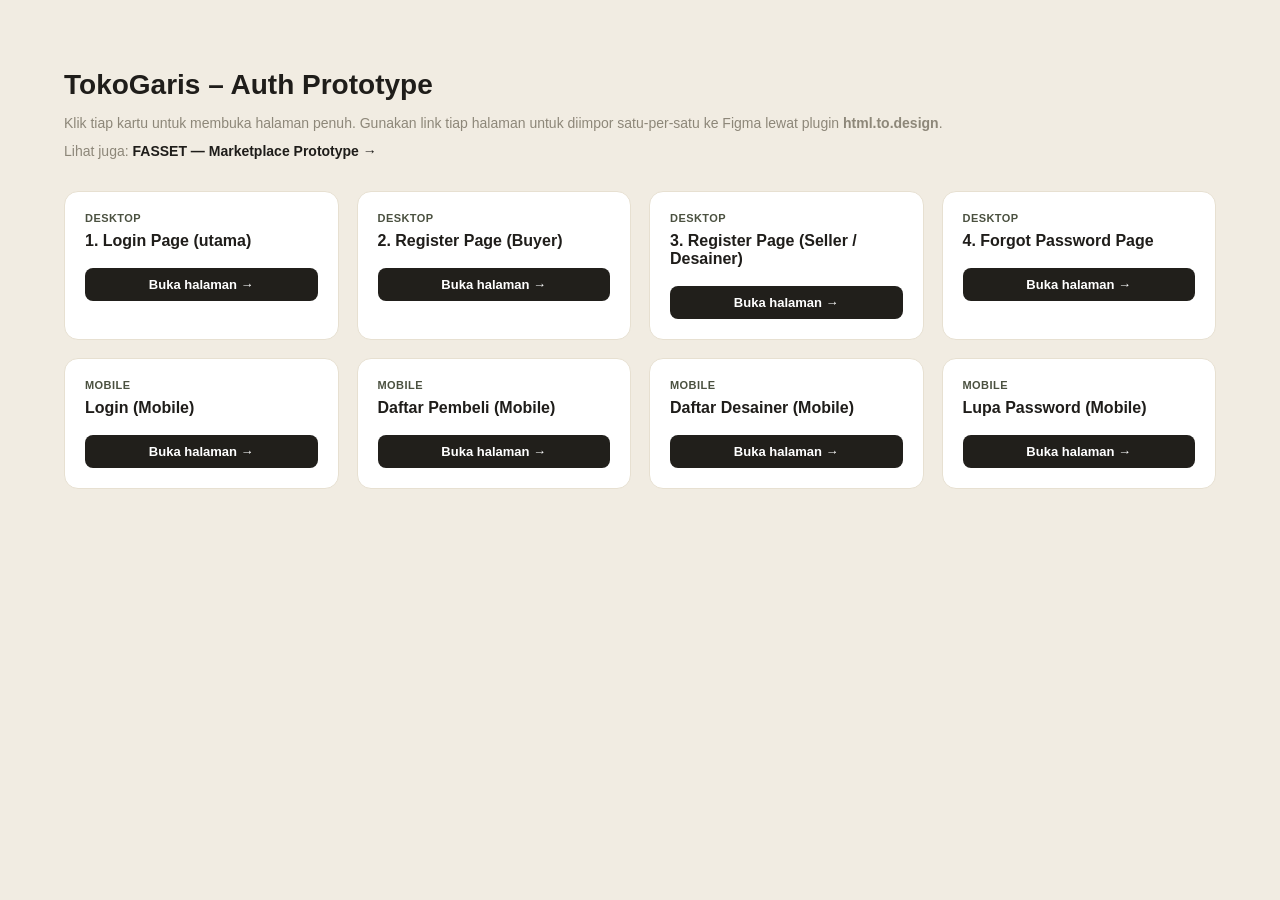
<file: index.html>
<!DOCTYPE html>
<html lang="id">
<head>
<meta charset="UTF-8" />
<title>TokoGaris – Prototype Index</title>
<meta name="viewport" content="width=device-width, initial-scale=1.0" />
<link rel="stylesheet" href="assets/style.css" />
</head>
<body>

<div class="gallery">
  <h1>TokoGaris – Auth Prototype</h1>
  <p class="lead">Klik tiap kartu untuk membuka halaman penuh. Gunakan link tiap halaman untuk diimpor satu-per-satu ke Figma lewat plugin <strong>html.to.design</strong>.</p>
  <p class="lead" style="margin-top:-20px;">Lihat juga: <a href="fasset-index.html" class="link-strong">FASSET — Marketplace Prototype →</a></p>

  <div class="gallery-grid">
    <div class="gallery-card">
      <span class="tag">Desktop</span>
      <h3>1. Login Page (utama)</h3>
      <a class="open" href="login.html">Buka halaman →</a>
    </div>
    <div class="gallery-card">
      <span class="tag">Desktop</span>
      <h3>2. Register Page (Buyer)</h3>
      <a class="open" href="register-buyer.html">Buka halaman →</a>
    </div>
    <div class="gallery-card">
      <span class="tag">Desktop</span>
      <h3>3. Register Page (Seller / Desainer)</h3>
      <a class="open" href="register-seller.html">Buka halaman →</a>
    </div>
    <div class="gallery-card">
      <span class="tag">Desktop</span>
      <h3>4. Forgot Password Page</h3>
      <a class="open" href="forgot-password.html">Buka halaman →</a>
    </div>
    <div class="gallery-card">
      <span class="tag">Mobile</span>
      <h3>Login (Mobile)</h3>
      <a class="open" href="mobile-login.html">Buka halaman →</a>
    </div>
    <div class="gallery-card">
      <span class="tag">Mobile</span>
      <h3>Daftar Pembeli (Mobile)</h3>
      <a class="open" href="mobile-register-buyer.html">Buka halaman →</a>
    </div>
    <div class="gallery-card">
      <span class="tag">Mobile</span>
      <h3>Daftar Desainer (Mobile)</h3>
      <a class="open" href="mobile-register-seller.html">Buka halaman →</a>
    </div>
    <div class="gallery-card">
      <span class="tag">Mobile</span>
      <h3>Lupa Password (Mobile)</h3>
      <a class="open" href="mobile-forgot-password.html">Buka halaman →</a>
    </div>
  </div>
</div>

</body>
</html>
</file>
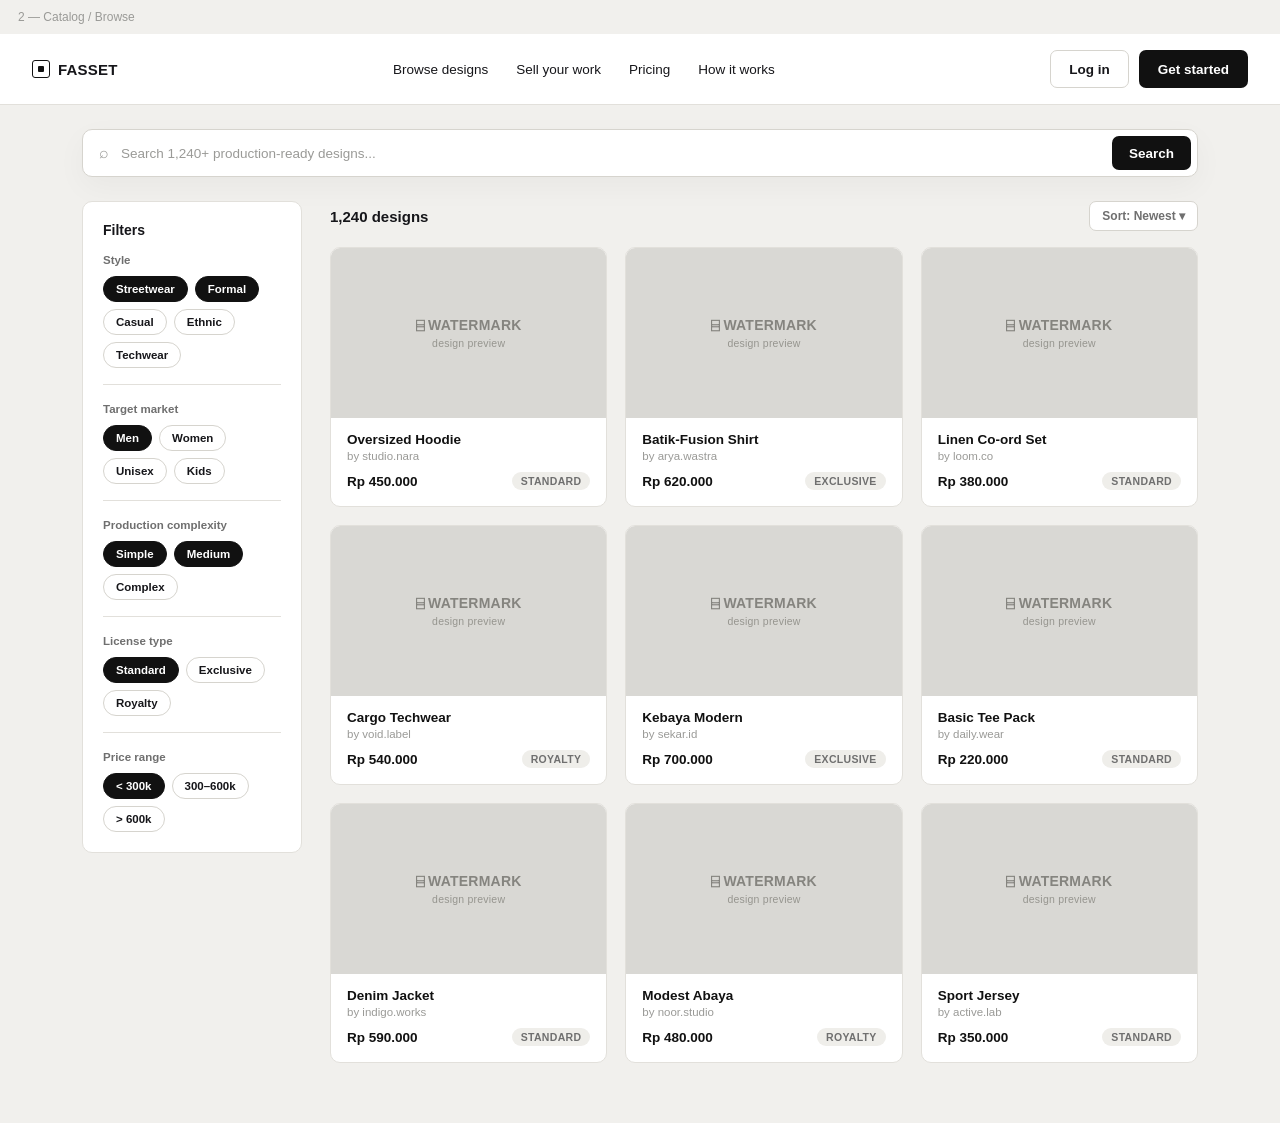
<file: fasset-catalog.html>
<!DOCTYPE html>
<html lang="id">
<head>
<meta charset="UTF-8" />
<title>FASSET — Catalog / Browse</title>
<meta name="viewport" content="width=device-width, initial-scale=1.0" />
<link rel="stylesheet" href="assets/fasset.css" />
</head>
<body class="fasset">

<div class="f-frame-label">2 — Catalog / Browse</div>

<header class="f-navbar">
  <a class="f-logo" href="fasset-home.html"><span class="f-logo-mark"></span>FASSET</a>
  <nav class="f-nav-links">
    <a href="fasset-catalog.html">Browse designs</a>
    <a href="#">Sell your work</a>
    <a href="#">Pricing</a>
    <a href="#">How it works</a>
  </nav>
  <div class="f-nav-right">
    <a class="f-btn f-btn-outline" href="#">Log in</a>
    <a class="f-btn f-btn-dark" href="#">Get started</a>
  </div>
</header>

<div class="f-catalog-search">
  <div class="f-search-bar">
    <span style="color:var(--f-faint);">⌕</span>
    <input type="text" placeholder="Search 1,240+ production-ready designs..." />
    <button class="f-btn f-btn-dark">Search</button>
  </div>
</div>

<div class="f-catalog-body">

  <aside class="f-filters">
    <h3>Filters</h3>

    <div class="f-filter-group">
      <h4>Style</h4>
      <div class="f-filter-pills">
        <span class="f-pill is-active">Streetwear</span>
        <span class="f-pill is-active">Formal</span>
        <span class="f-pill">Casual</span>
        <span class="f-pill">Ethnic</span>
        <span class="f-pill">Techwear</span>
      </div>
    </div>

    <div class="f-filter-group">
      <h4>Target market</h4>
      <div class="f-filter-pills">
        <span class="f-pill is-active">Men</span>
        <span class="f-pill">Women</span>
        <span class="f-pill">Unisex</span>
        <span class="f-pill">Kids</span>
      </div>
    </div>

    <div class="f-filter-group">
      <h4>Production complexity</h4>
      <div class="f-filter-pills">
        <span class="f-pill is-active">Simple</span>
        <span class="f-pill is-active">Medium</span>
        <span class="f-pill">Complex</span>
      </div>
    </div>

    <div class="f-filter-group">
      <h4>License type</h4>
      <div class="f-filter-pills">
        <span class="f-pill is-active">Standard</span>
        <span class="f-pill">Exclusive</span>
        <span class="f-pill">Royalty</span>
      </div>
    </div>

    <div class="f-filter-group">
      <h4>Price range</h4>
      <div class="f-filter-pills">
        <span class="f-pill is-active">&lt; 300k</span>
        <span class="f-pill">300–600k</span>
        <span class="f-pill">&gt; 600k</span>
      </div>
    </div>
  </aside>

  <main class="f-catalog-results">
    <div class="f-results-head">
      <h3>1,240 designs</h3>
      <span class="f-sort">Sort: Newest ▾</span>
    </div>

    <div class="f-catalog-grid">

      <article class="f-design-card">
        <div class="f-placeholder"><span><span class="f-ph-icon">⌸ WATERMARK</span><span class="f-ph-sub">design preview</span></span></div>
        <div class="f-design-card-body">
          <h3>Oversized Hoodie</h3>
          <p class="f-by">by studio.nara</p>
          <div class="f-design-card-foot"><span class="f-price">Rp 450.000</span><span class="f-badge">STANDARD</span></div>
        </div>
      </article>

      <article class="f-design-card">
        <div class="f-placeholder"><span><span class="f-ph-icon">⌸ WATERMARK</span><span class="f-ph-sub">design preview</span></span></div>
        <div class="f-design-card-body">
          <h3>Batik-Fusion Shirt</h3>
          <p class="f-by">by arya.wastra</p>
          <div class="f-design-card-foot"><span class="f-price">Rp 620.000</span><span class="f-badge">EXCLUSIVE</span></div>
        </div>
      </article>

      <article class="f-design-card">
        <div class="f-placeholder"><span><span class="f-ph-icon">⌸ WATERMARK</span><span class="f-ph-sub">design preview</span></span></div>
        <div class="f-design-card-body">
          <h3>Linen Co-ord Set</h3>
          <p class="f-by">by loom.co</p>
          <div class="f-design-card-foot"><span class="f-price">Rp 380.000</span><span class="f-badge">STANDARD</span></div>
        </div>
      </article>

      <article class="f-design-card">
        <div class="f-placeholder"><span><span class="f-ph-icon">⌸ WATERMARK</span><span class="f-ph-sub">design preview</span></span></div>
        <div class="f-design-card-body">
          <h3>Cargo Techwear</h3>
          <p class="f-by">by void.label</p>
          <div class="f-design-card-foot"><span class="f-price">Rp 540.000</span><span class="f-badge">ROYALTY</span></div>
        </div>
      </article>

      <article class="f-design-card">
        <div class="f-placeholder"><span><span class="f-ph-icon">⌸ WATERMARK</span><span class="f-ph-sub">design preview</span></span></div>
        <div class="f-design-card-body">
          <h3>Kebaya Modern</h3>
          <p class="f-by">by sekar.id</p>
          <div class="f-design-card-foot"><span class="f-price">Rp 700.000</span><span class="f-badge">EXCLUSIVE</span></div>
        </div>
      </article>

      <article class="f-design-card">
        <div class="f-placeholder"><span><span class="f-ph-icon">⌸ WATERMARK</span><span class="f-ph-sub">design preview</span></span></div>
        <div class="f-design-card-body">
          <h3>Basic Tee Pack</h3>
          <p class="f-by">by daily.wear</p>
          <div class="f-design-card-foot"><span class="f-price">Rp 220.000</span><span class="f-badge">STANDARD</span></div>
        </div>
      </article>

      <article class="f-design-card">
        <div class="f-placeholder"><span><span class="f-ph-icon">⌸ WATERMARK</span><span class="f-ph-sub">design preview</span></span></div>
        <div class="f-design-card-body">
          <h3>Denim Jacket</h3>
          <p class="f-by">by indigo.works</p>
          <div class="f-design-card-foot"><span class="f-price">Rp 590.000</span><span class="f-badge">STANDARD</span></div>
        </div>
      </article>

      <article class="f-design-card">
        <div class="f-placeholder"><span><span class="f-ph-icon">⌸ WATERMARK</span><span class="f-ph-sub">design preview</span></span></div>
        <div class="f-design-card-body">
          <h3>Modest Abaya</h3>
          <p class="f-by">by noor.studio</p>
          <div class="f-design-card-foot"><span class="f-price">Rp 480.000</span><span class="f-badge">ROYALTY</span></div>
        </div>
      </article>

      <article class="f-design-card">
        <div class="f-placeholder"><span><span class="f-ph-icon">⌸ WATERMARK</span><span class="f-ph-sub">design preview</span></span></div>
        <div class="f-design-card-body">
          <h3>Sport Jersey</h3>
          <p class="f-by">by active.lab</p>
          <div class="f-design-card-foot"><span class="f-price">Rp 350.000</span><span class="f-badge">STANDARD</span></div>
        </div>
      </article>

    </div>
  </main>
</div>

</body>
</html>
</file>
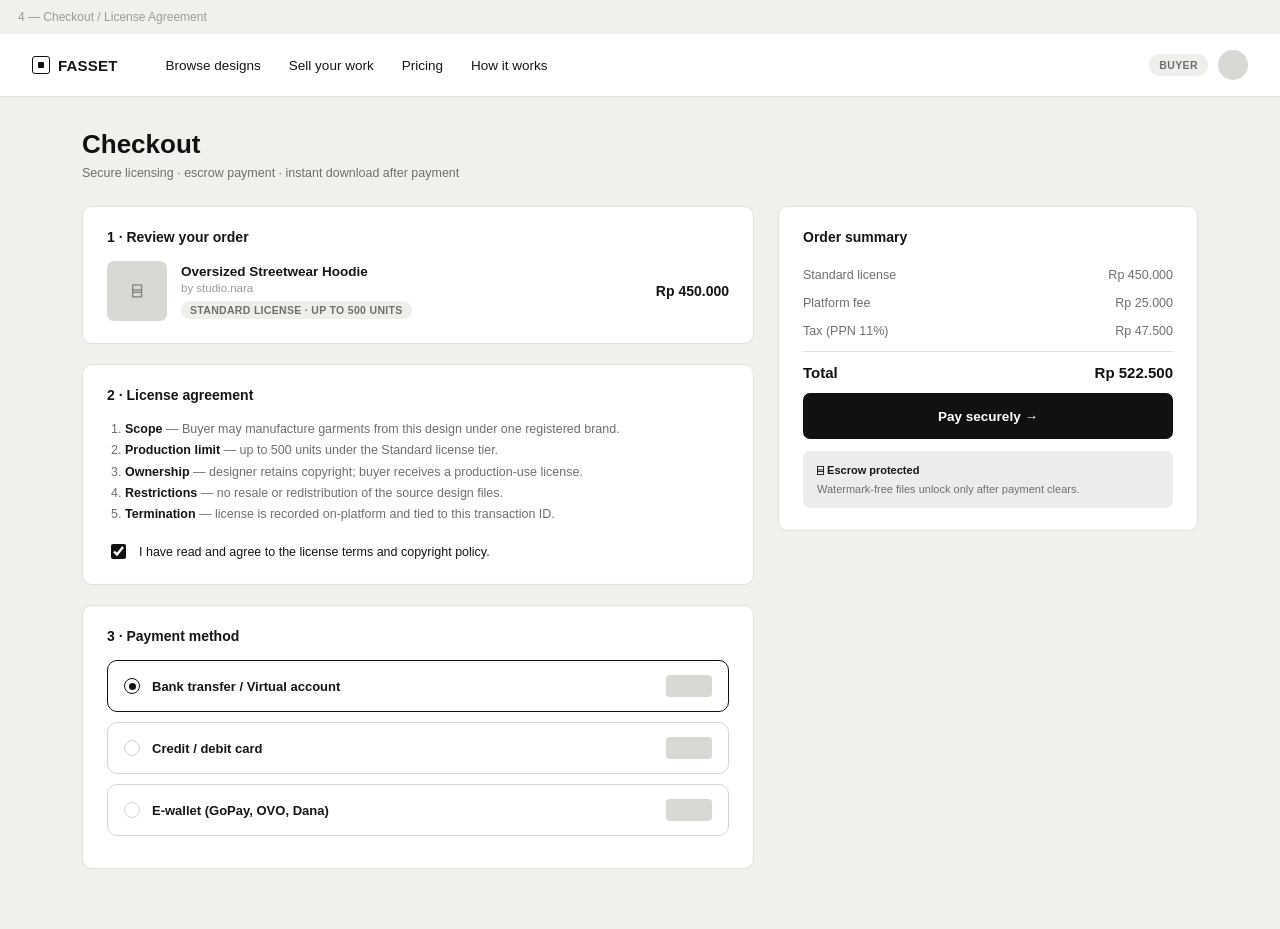
<file: fasset-checkout.html>
<!DOCTYPE html>
<html lang="id">
<head>
<meta charset="UTF-8" />
<title>FASSET — Checkout / License Agreement</title>
<meta name="viewport" content="width=device-width, initial-scale=1.0" />
<link rel="stylesheet" href="assets/fasset.css" />
</head>
<body class="fasset">

<div class="f-frame-label">4 — Checkout / License Agreement</div>

<header class="f-navbar f-navbar-simple">
  <a class="f-logo" href="fasset-home.html"><span class="f-logo-mark"></span>FASSET</a>
  <nav class="f-nav-links">
    <a href="fasset-catalog.html">Browse designs</a>
    <a href="#">Sell your work</a>
    <a href="#">Pricing</a>
    <a href="#">How it works</a>
  </nav>
  <div class="f-nav-right">
    <span class="f-role-pill">BUYER</span>
    <span class="f-user-dot"></span>
  </div>
</header>

<div class="f-page-wrap">
  <h1 class="f-page-title">Checkout</h1>
  <p class="f-page-subtitle">Secure licensing · escrow payment · instant download after payment</p>

  <div class="f-checkout-layout">

    <div class="f-checkout-main">

      <div class="f-card-box">
        <h3>1 · Review your order</h3>
        <div class="f-order-item">
          <div class="f-placeholder">⌸</div>
          <div class="f-order-item-info">
            <h4>Oversized Streetwear Hoodie</h4>
            <p class="f-by">by studio.nara</p>
            <span class="f-badge">STANDARD LICENSE · up to 500 units</span>
          </div>
          <span class="f-order-item-price">Rp 450.000</span>
        </div>
      </div>

      <div class="f-card-box">
        <h3>2 · License agreement</h3>
        <ol class="f-agreement-list">
          <li><strong>Scope</strong> — Buyer may manufacture garments from this design under one registered brand.</li>
          <li><strong>Production limit</strong> — up to 500 units under the Standard license tier.</li>
          <li><strong>Ownership</strong> — designer retains copyright; buyer receives a production-use license.</li>
          <li><strong>Restrictions</strong> — no resale or redistribution of the source design files.</li>
          <li><strong>Termination</strong> — license is recorded on-platform and tied to this transaction ID.</li>
        </ol>
        <label class="f-agree-check">
          <input type="checkbox" checked />
          I have read and agree to the license terms and copyright policy.
        </label>
      </div>

      <div class="f-card-box">
        <h3>3 · Payment method</h3>

        <div class="f-payment-option is-selected">
          <div class="f-payment-option-left">
            <span class="f-radio"></span>
            Bank transfer / Virtual account
          </div>
          <span class="f-payment-logo"></span>
        </div>

        <div class="f-payment-option">
          <div class="f-payment-option-left">
            <span class="f-radio"></span>
            Credit / debit card
          </div>
          <span class="f-payment-logo"></span>
        </div>

        <div class="f-payment-option">
          <div class="f-payment-option-left">
            <span class="f-radio"></span>
            E-wallet (GoPay, OVO, Dana)
          </div>
          <span class="f-payment-logo"></span>
        </div>
      </div>

    </div>

    <div class="f-checkout-side">
      <div class="f-card-box">
        <h3>Order summary</h3>
        <div class="f-summary-line"><span>Standard license</span><span>Rp 450.000</span></div>
        <div class="f-summary-line"><span>Platform fee</span><span>Rp 25.000</span></div>
        <div class="f-summary-line"><span>Tax (PPN 11%)</span><span>Rp 47.500</span></div>
        <div class="f-summary-total"><span>Total</span><span>Rp 522.500</span></div>
        <button class="f-btn f-btn-dark f-btn-block">Pay securely →</button>
        <div class="f-escrow-note">
          <strong>⌸ Escrow protected</strong>
          Watermark-free files unlock only after payment clears.
        </div>
      </div>
    </div>

  </div>
</div>

</body>
</html>
</file>
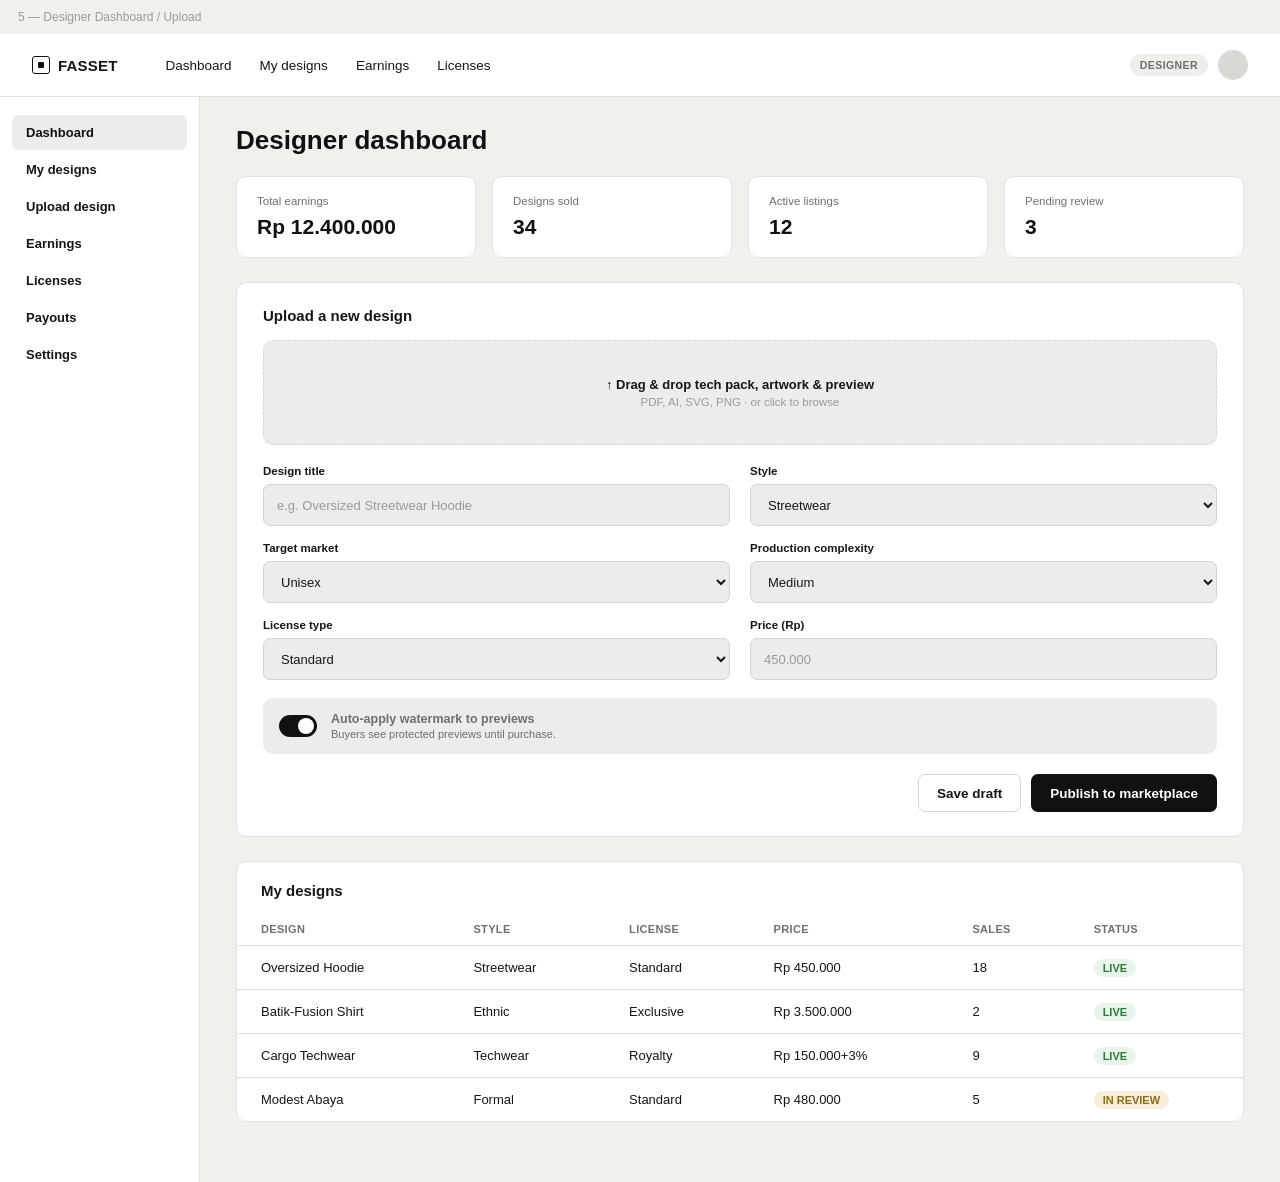
<file: fasset-dashboard.html>
<!DOCTYPE html>
<html lang="id">
<head>
<meta charset="UTF-8" />
<title>FASSET — Designer Dashboard / Upload</title>
<meta name="viewport" content="width=device-width, initial-scale=1.0" />
<link rel="stylesheet" href="assets/fasset.css" />
</head>
<body class="fasset">

<div class="f-frame-label">5 — Designer Dashboard / Upload</div>

<header class="f-navbar f-navbar-simple">
  <a class="f-logo" href="fasset-home.html"><span class="f-logo-mark"></span>FASSET</a>
  <nav class="f-nav-links">
    <a href="fasset-dashboard.html">Dashboard</a>
    <a href="#">My designs</a>
    <a href="#">Earnings</a>
    <a href="#">Licenses</a>
  </nav>
  <div class="f-nav-right">
    <span class="f-role-pill">DESIGNER</span>
    <span class="f-user-dot"></span>
  </div>
</header>

<div class="f-dash-layout">

  <aside class="f-dash-sidebar">
    <a class="is-active" href="#">Dashboard</a>
    <a href="#">My designs</a>
    <a href="#">Upload design</a>
    <a href="#">Earnings</a>
    <a href="#">Licenses</a>
    <a href="#">Payouts</a>
    <a href="#">Settings</a>
  </aside>

  <main class="f-dash-main">
    <h1 class="f-page-title" style="margin-bottom:20px;">Designer dashboard</h1>

    <div class="f-stat-grid">
      <div class="f-stat-card">
        <div class="f-stat-label">Total earnings</div>
        <div class="f-stat-value">Rp 12.400.000</div>
      </div>
      <div class="f-stat-card">
        <div class="f-stat-label">Designs sold</div>
        <div class="f-stat-value">34</div>
      </div>
      <div class="f-stat-card">
        <div class="f-stat-label">Active listings</div>
        <div class="f-stat-value">12</div>
      </div>
      <div class="f-stat-card">
        <div class="f-stat-label">Pending review</div>
        <div class="f-stat-value">3</div>
      </div>
    </div>

    <div class="f-upload-card">
      <h3>Upload a new design</h3>

      <div class="f-dropzone">
        <div class="f-dz-title">↑ Drag &amp; drop tech pack, artwork &amp; preview</div>
        <div class="f-dz-sub">PDF, AI, SVG, PNG · or click to browse</div>
      </div>

      <div class="f-form-grid">
        <div class="f-form-field">
          <label>Design title</label>
          <input type="text" placeholder="e.g. Oversized Streetwear Hoodie" />
        </div>
        <div class="f-form-field">
          <label>Style</label>
          <select><option>Streetwear</option></select>
        </div>
        <div class="f-form-field">
          <label>Target market</label>
          <select><option>Unisex</option></select>
        </div>
        <div class="f-form-field">
          <label>Production complexity</label>
          <select><option>Medium</option></select>
        </div>
        <div class="f-form-field">
          <label>License type</label>
          <select><option>Standard</option></select>
        </div>
        <div class="f-form-field">
          <label>Price (Rp)</label>
          <input type="text" placeholder="450.000" />
        </div>
      </div>

      <div class="f-toggle-row">
        <span class="f-toggle"></span>
        <div class="f-toggle-text">
          <p class="f-tt-title">Auto-apply watermark to previews</p>
          <p>Buyers see protected previews until purchase.</p>
        </div>
      </div>

      <div class="f-form-actions">
        <button class="f-btn f-btn-outline">Save draft</button>
        <button class="f-btn f-btn-dark">Publish to marketplace</button>
      </div>
    </div>

    <div class="f-table-card">
      <h3>My designs</h3>
      <table class="f-table">
        <thead>
          <tr>
            <th>Design</th>
            <th>Style</th>
            <th>License</th>
            <th>Price</th>
            <th>Sales</th>
            <th>Status</th>
          </tr>
        </thead>
        <tbody>
          <tr>
            <td>Oversized Hoodie</td>
            <td>Streetwear</td>
            <td>Standard</td>
            <td>Rp 450.000</td>
            <td>18</td>
            <td><span class="f-status-live">LIVE</span></td>
          </tr>
          <tr>
            <td>Batik-Fusion Shirt</td>
            <td>Ethnic</td>
            <td>Exclusive</td>
            <td>Rp 3.500.000</td>
            <td>2</td>
            <td><span class="f-status-live">LIVE</span></td>
          </tr>
          <tr>
            <td>Cargo Techwear</td>
            <td>Techwear</td>
            <td>Royalty</td>
            <td>Rp 150.000+3%</td>
            <td>9</td>
            <td><span class="f-status-live">LIVE</span></td>
          </tr>
          <tr>
            <td>Modest Abaya</td>
            <td>Formal</td>
            <td>Standard</td>
            <td>Rp 480.000</td>
            <td>5</td>
            <td><span class="f-status-review">IN REVIEW</span></td>
          </tr>
        </tbody>
      </table>
    </div>

  </main>
</div>

</body>
</html>
</file>
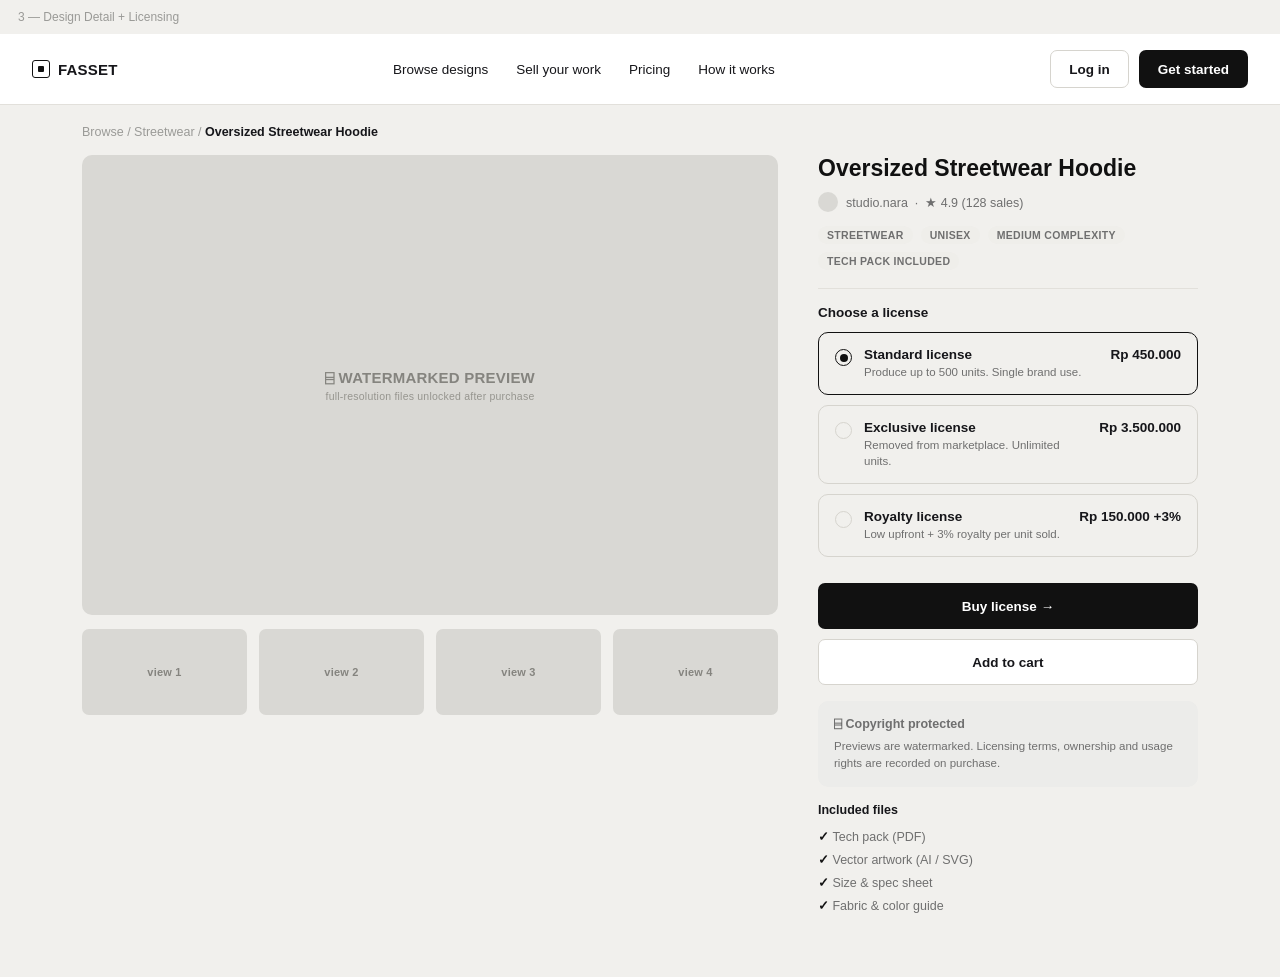
<file: fasset-detail.html>
<!DOCTYPE html>
<html lang="id">
<head>
<meta charset="UTF-8" />
<title>FASSET — Design Detail + Licensing</title>
<meta name="viewport" content="width=device-width, initial-scale=1.0" />
<link rel="stylesheet" href="assets/fasset.css" />
</head>
<body class="fasset">

<div class="f-frame-label">3 — Design Detail + Licensing</div>

<header class="f-navbar">
  <a class="f-logo" href="fasset-home.html"><span class="f-logo-mark"></span>FASSET</a>
  <nav class="f-nav-links">
    <a href="fasset-catalog.html">Browse designs</a>
    <a href="#">Sell your work</a>
    <a href="#">Pricing</a>
    <a href="#">How it works</a>
  </nav>
  <div class="f-nav-right">
    <a class="f-btn f-btn-outline" href="#">Log in</a>
    <a class="f-btn f-btn-dark" href="#">Get started</a>
  </div>
</header>

<div class="f-breadcrumb">
  <a href="fasset-catalog.html">Browse</a> / Streetwear / <span>Oversized Streetwear Hoodie</span>
</div>

<div class="f-detail-body">

  <div class="f-detail-media">
    <div class="f-placeholder f-main-preview">
      <span>
        <span class="f-ph-icon" style="font-size:15px;">⌸ WATERMARKED PREVIEW</span>
        <span class="f-ph-sub">Full-resolution files unlocked after purchase</span>
      </span>
    </div>
    <div class="f-thumb-row">
      <div class="f-placeholder">view 1</div>
      <div class="f-placeholder">view 2</div>
      <div class="f-placeholder">view 3</div>
      <div class="f-placeholder">view 4</div>
    </div>
  </div>

  <div class="f-detail-info">
    <h1>Oversized Streetwear Hoodie</h1>
    <div class="f-designer-row">
      <span class="f-avatar-dot"></span>
      studio.nara &nbsp;·&nbsp; ★ 4.9 (128 sales)
    </div>
    <div class="f-tag-row">
      <span class="f-badge">Streetwear</span>
      <span class="f-badge">Unisex</span>
      <span class="f-badge">Medium complexity</span>
      <span class="f-badge">Tech pack included</span>
    </div>

    <div class="f-divider-line"></div>

    <div class="f-license-label">Choose a license</div>

    <div class="f-license-option is-selected">
      <span class="f-radio"></span>
      <div class="f-license-text">
        <p class="f-lic-name">Standard license</p>
        <p class="f-lic-desc">Produce up to 500 units. Single brand use.</p>
      </div>
      <span class="f-license-price">Rp 450.000</span>
    </div>

    <div class="f-license-option">
      <span class="f-radio"></span>
      <div class="f-license-text">
        <p class="f-lic-name">Exclusive license</p>
        <p class="f-lic-desc">Removed from marketplace. Unlimited units.</p>
      </div>
      <span class="f-license-price">Rp 3.500.000</span>
    </div>

    <div class="f-license-option">
      <span class="f-radio"></span>
      <div class="f-license-text">
        <p class="f-lic-name">Royalty license</p>
        <p class="f-lic-desc">Low upfront + 3% royalty per unit sold.</p>
      </div>
      <span class="f-license-price">Rp 150.000 +3%</span>
    </div>

    <a href="fasset-checkout.html" class="f-btn f-btn-dark f-btn-block" style="margin-top:16px;">Buy license →</a>
    <button class="f-btn f-btn-outline f-btn-block" style="margin-top:10px;">Add to cart</button>

    <div class="f-notice-box">
      <p class="f-notice-title">⌸ Copyright protected</p>
      <p>Previews are watermarked. Licensing terms, ownership and usage rights are recorded on purchase.</p>
    </div>

    <p style="font-size:12.5px; font-weight:700; margin:16px 0 8px;">Included files</p>
    <ul class="f-included-list">
      <li>Tech pack (PDF)</li>
      <li>Vector artwork (AI / SVG)</li>
      <li>Size &amp; spec sheet</li>
      <li>Fabric &amp; color guide</li>
    </ul>
  </div>

</div>

</body>
</html>
</file>
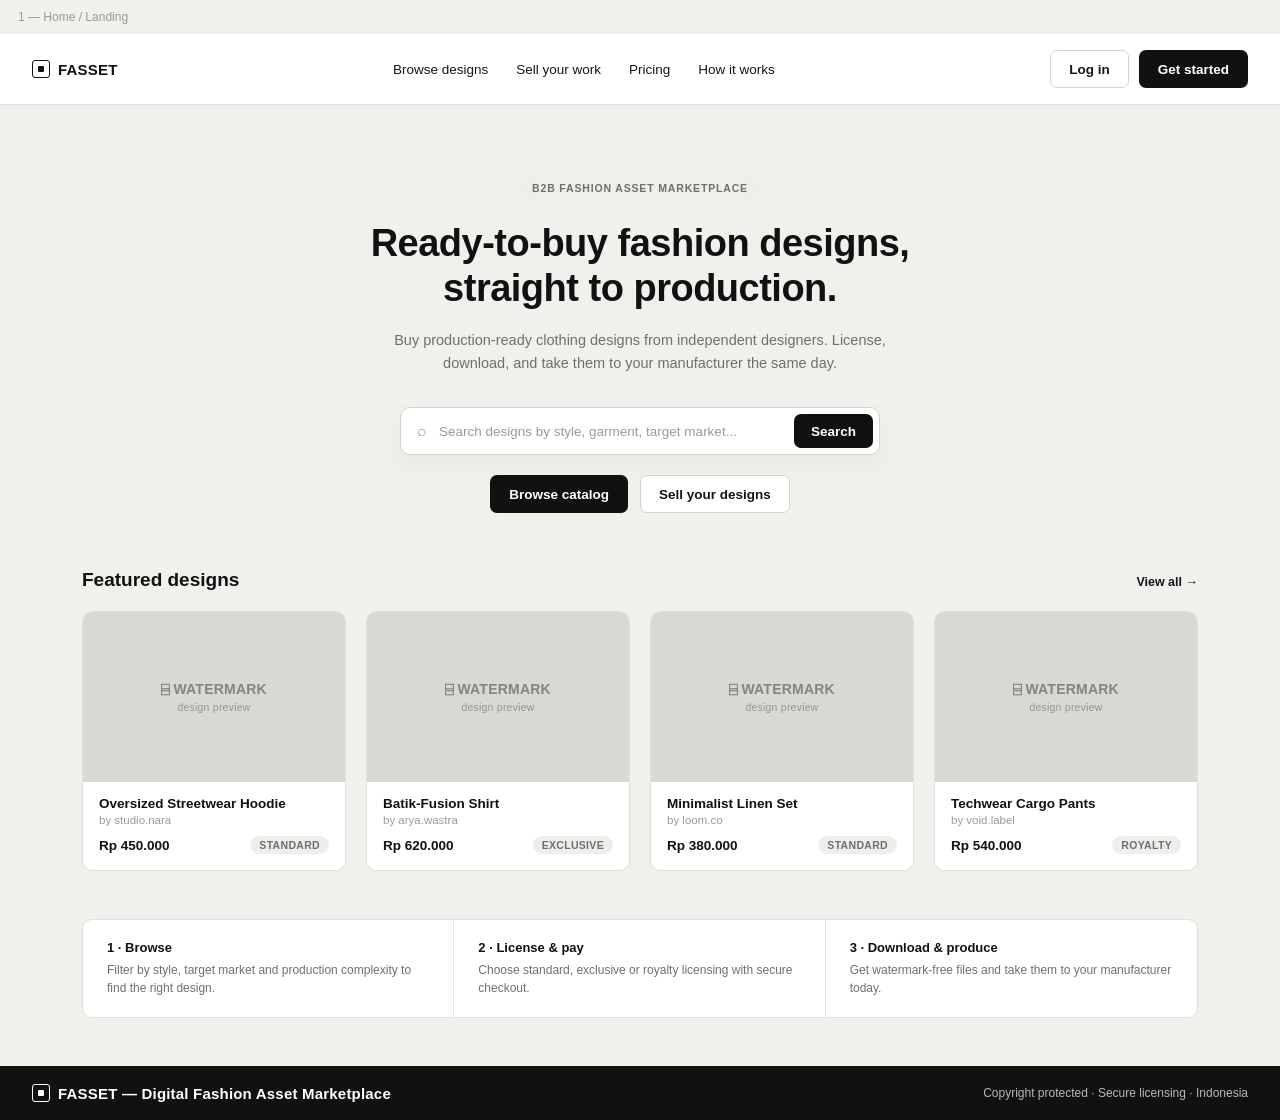
<file: fasset-home.html>
<!DOCTYPE html>
<html lang="id">
<head>
<meta charset="UTF-8" />
<title>FASSET — Home / Landing</title>
<meta name="viewport" content="width=device-width, initial-scale=1.0" />
<link rel="stylesheet" href="assets/fasset.css" />
</head>
<body class="fasset">

<div class="f-frame-label">1 — Home / Landing</div>

<header class="f-navbar">
  <div class="f-logo"><span class="f-logo-mark"></span>FASSET</div>
  <nav class="f-nav-links">
    <a href="fasset-catalog.html">Browse designs</a>
    <a href="#">Sell your work</a>
    <a href="#">Pricing</a>
    <a href="#">How it works</a>
  </nav>
  <div class="f-nav-right">
    <a class="f-btn f-btn-outline" href="#">Log in</a>
    <a class="f-btn f-btn-dark" href="#">Get started</a>
  </div>
</header>

<section class="f-hero">
  <span class="f-eyebrow">B2B FASHION ASSET MARKETPLACE</span>
  <h1>Ready-to-buy fashion designs,<br />straight to production.</h1>
  <p>Buy production-ready clothing designs from independent designers. License, download, and take them to your manufacturer the same day.</p>

  <div class="f-search-bar">
    <span style="color:var(--f-faint);">⌕</span>
    <input type="text" placeholder="Search designs by style, garment, target market..." />
    <button class="f-btn f-btn-dark">Search</button>
  </div>

  <div class="f-hero-ctas">
    <a href="fasset-catalog.html" class="f-btn f-btn-dark">Browse catalog</a>
    <a href="#" class="f-btn f-btn-outline">Sell your designs</a>
  </div>
</section>

<section class="f-section">
  <div class="f-section-head">
    <h2>Featured designs</h2>
    <a href="fasset-catalog.html">View all →</a>
  </div>
  <div class="f-card-grid">

    <article class="f-design-card">
      <div class="f-placeholder"><span><span class="f-ph-icon">⌸ WATERMARK</span><span class="f-ph-sub">design preview</span></span></div>
      <div class="f-design-card-body">
        <h3>Oversized Streetwear Hoodie</h3>
        <p class="f-by">by studio.nara</p>
        <div class="f-design-card-foot">
          <span class="f-price">Rp 450.000</span>
          <span class="f-badge">STANDARD</span>
        </div>
      </div>
    </article>

    <article class="f-design-card">
      <div class="f-placeholder"><span><span class="f-ph-icon">⌸ WATERMARK</span><span class="f-ph-sub">design preview</span></span></div>
      <div class="f-design-card-body">
        <h3>Batik-Fusion Shirt</h3>
        <p class="f-by">by arya.wastra</p>
        <div class="f-design-card-foot">
          <span class="f-price">Rp 620.000</span>
          <span class="f-badge">EXCLUSIVE</span>
        </div>
      </div>
    </article>

    <article class="f-design-card">
      <div class="f-placeholder"><span><span class="f-ph-icon">⌸ WATERMARK</span><span class="f-ph-sub">design preview</span></span></div>
      <div class="f-design-card-body">
        <h3>Minimalist Linen Set</h3>
        <p class="f-by">by loom.co</p>
        <div class="f-design-card-foot">
          <span class="f-price">Rp 380.000</span>
          <span class="f-badge">STANDARD</span>
        </div>
      </div>
    </article>

    <article class="f-design-card">
      <div class="f-placeholder"><span><span class="f-ph-icon">⌸ WATERMARK</span><span class="f-ph-sub">design preview</span></span></div>
      <div class="f-design-card-body">
        <h3>Techwear Cargo Pants</h3>
        <p class="f-by">by void.label</p>
        <div class="f-design-card-foot">
          <span class="f-price">Rp 540.000</span>
          <span class="f-badge">ROYALTY</span>
        </div>
      </div>
    </article>

  </div>
</section>

<section class="f-steps-bar">
  <div class="f-steps-box">
    <div class="f-step">
      <h4>1 · Browse</h4>
      <p>Filter by style, target market and production complexity to find the right design.</p>
    </div>
    <div class="f-step">
      <h4>2 · License &amp; pay</h4>
      <p>Choose standard, exclusive or royalty licensing with secure checkout.</p>
    </div>
    <div class="f-step">
      <h4>3 · Download &amp; produce</h4>
      <p>Get watermark-free files and take them to your manufacturer today.</p>
    </div>
  </div>
</section>

<footer class="f-footer">
  <div class="f-logo"><span class="f-logo-mark"></span>FASSET — Digital Fashion Asset Marketplace</div>
  <div class="f-footer-right">Copyright protected · Secure licensing · Indonesia</div>
</footer>

</body>
</html>
</file>
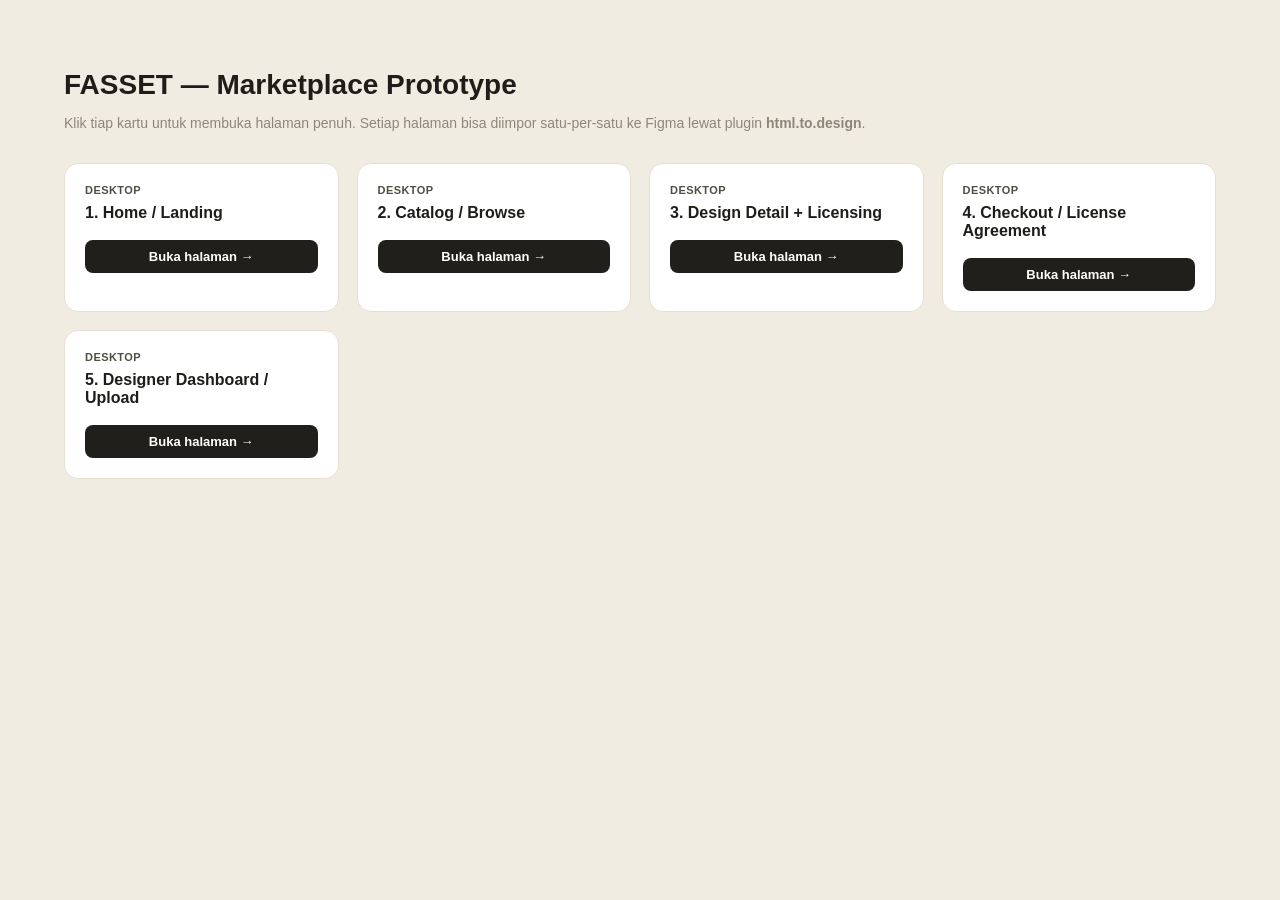
<file: fasset-index.html>
<!DOCTYPE html>
<html lang="id">
<head>
<meta charset="UTF-8" />
<title>FASSET — Prototype Index</title>
<meta name="viewport" content="width=device-width, initial-scale=1.0" />
<link rel="stylesheet" href="assets/style.css" />
</head>
<body>

<div class="gallery">
  <h1>FASSET — Marketplace Prototype</h1>
  <p class="lead">Klik tiap kartu untuk membuka halaman penuh. Setiap halaman bisa diimpor satu-per-satu ke Figma lewat plugin <strong>html.to.design</strong>.</p>

  <div class="gallery-grid">
    <div class="gallery-card">
      <span class="tag">Desktop</span>
      <h3>1. Home / Landing</h3>
      <a class="open" href="fasset-home.html">Buka halaman →</a>
    </div>
    <div class="gallery-card">
      <span class="tag">Desktop</span>
      <h3>2. Catalog / Browse</h3>
      <a class="open" href="fasset-catalog.html">Buka halaman →</a>
    </div>
    <div class="gallery-card">
      <span class="tag">Desktop</span>
      <h3>3. Design Detail + Licensing</h3>
      <a class="open" href="fasset-detail.html">Buka halaman →</a>
    </div>
    <div class="gallery-card">
      <span class="tag">Desktop</span>
      <h3>4. Checkout / License Agreement</h3>
      <a class="open" href="fasset-checkout.html">Buka halaman →</a>
    </div>
    <div class="gallery-card">
      <span class="tag">Desktop</span>
      <h3>5. Designer Dashboard / Upload</h3>
      <a class="open" href="fasset-dashboard.html">Buka halaman →</a>
    </div>
  </div>
</div>

</body>
</html>
</file>
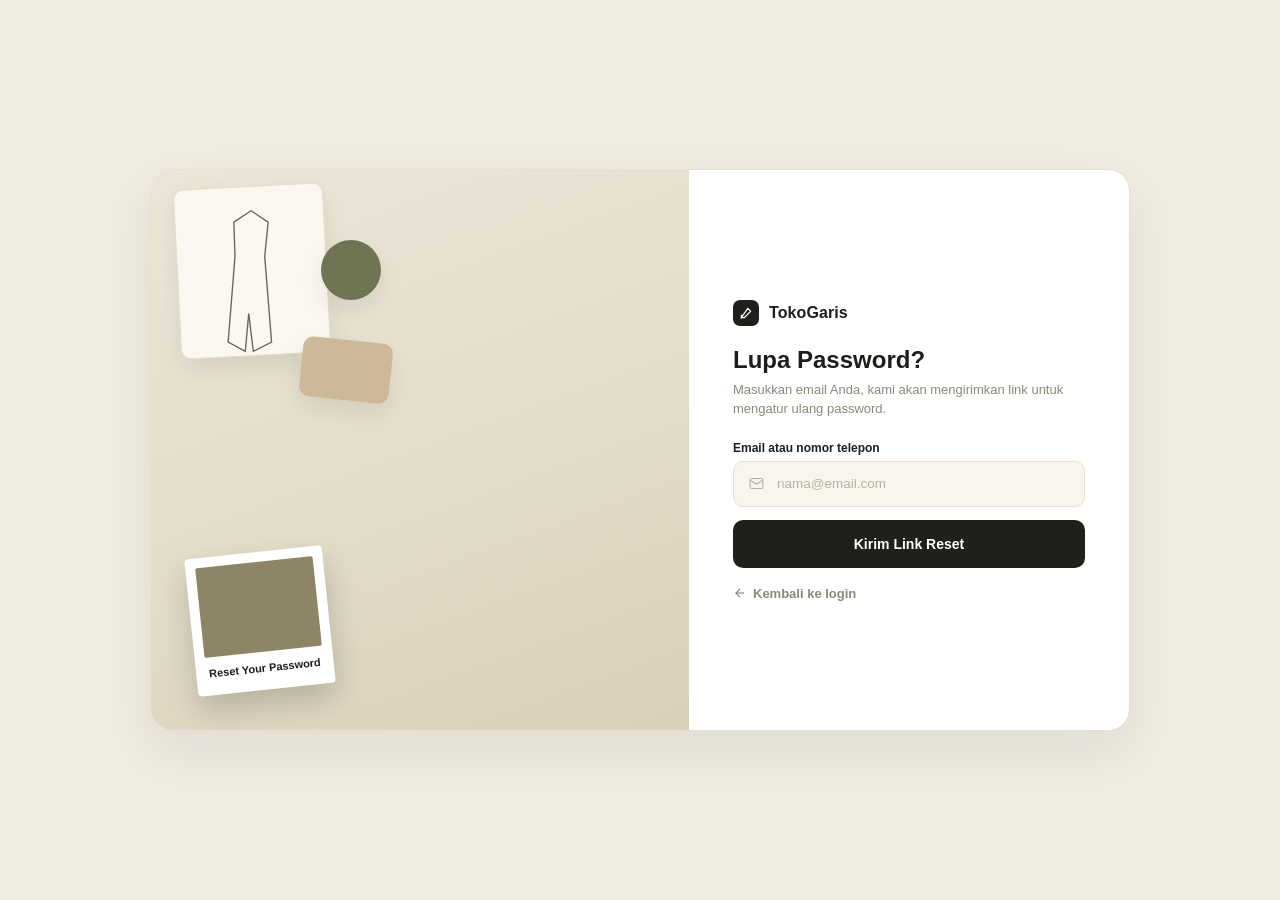
<file: forgot-password.html>
<!DOCTYPE html>
<html lang="id">
<head>
<meta charset="UTF-8" />
<title>TokoGaris – Lupa Password</title>
<meta name="viewport" content="width=device-width, initial-scale=1.0" />
<link rel="stylesheet" href="assets/style.css" />
</head>
<body>

<div class="page-center">
  <div class="auth-shell">
    <div class="auth-shell-inner">

      <!-- LEFT: moodboard image panel -->
      <div class="auth-panel-image">
        <div class="moodboard">
          <div class="swatch sw-paper" style="width:150px;height:170px;top:16px;left:26px;transform:rotate(-3deg);"></div>
          <div class="swatch sw-olive" style="width:60px;height:60px;top:70px;left:170px;border-radius:50%;"></div>
          <div class="swatch sw-tan" style="width:90px;height:60px;top:170px;left:150px;transform:rotate(6deg);"></div>
          <svg class="sketch-svg" style="top:35px;left:40px;width:120px;height:160px;" viewBox="0 0 100 140" fill="none" stroke="#4b5140" stroke-width="1.2">
            <path d="M35 15 L50 5 L65 15 L62 45 L68 120 L52 128 L48 95 L45 128 L30 120 L36 45 Z"/>
          </svg>

          <div class="polaroid" style="bottom:40px;left:40px;transform:rotate(-6deg);">
            <div class="polaroid-img" style="background:#8d8565;"></div>
            Reset Your Password
          </div>
        </div>
      </div>

      <!-- RIGHT: form panel -->
      <div class="auth-panel-form">
        <div class="logo">
          <span class="logo-mark">
            <svg viewBox="0 0 24 24" fill="none" stroke="#fff" stroke-width="2"><path d="M4 20L15 4l5 5-11 11H4v-5z"/></svg>
          </span>
          TokoGaris
        </div>

        <h1 class="form-heading">Lupa Password?</h1>
        <p class="form-subtext">Masukkan email Anda, kami akan mengirimkan link untuk mengatur ulang password.</p>

        <div class="field">
          <label>Email atau nomor telepon</label>
          <div class="input-wrap">
            <svg class="icon-left" viewBox="0 0 24 24" fill="none" stroke="currentColor" stroke-width="1.6"><rect x="3" y="5" width="18" height="14" rx="2"/><path d="M3 7l9 6 9-6"/></svg>
            <input type="text" placeholder="nama@email.com" />
          </div>
        </div>

        <button class="btn btn-primary">Kirim Link Reset</button>

        <a href="login.html" class="back-link">
          <svg viewBox="0 0 24 24" fill="none" stroke="currentColor" stroke-width="2"><path d="M19 12H5"/><path d="M12 19l-7-7 7-7"/></svg>
          Kembali ke login
        </a>
      </div>
    </div>
  </div>
</div>

</body>
</html>
</file>
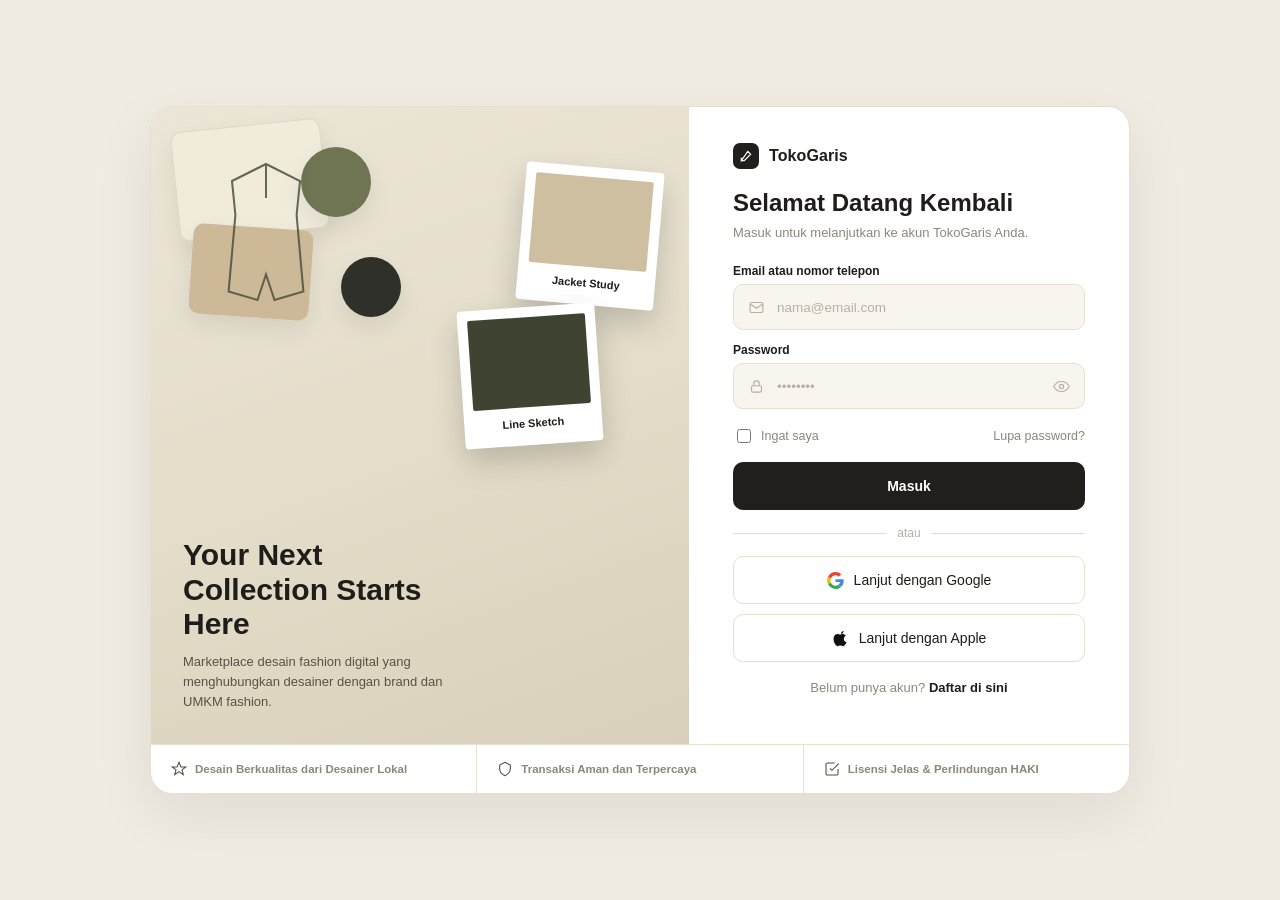
<file: login.html>
<!DOCTYPE html>
<html lang="id">
<head>
<meta charset="UTF-8" />
<title>TokoGaris – Login</title>
<meta name="viewport" content="width=device-width, initial-scale=1.0" />
<link rel="stylesheet" href="assets/style.css" />
</head>
<body>

<div class="page-center">
  <div class="auth-shell">
    <div class="auth-shell-inner">

      <!-- LEFT: moodboard image panel -->
      <div class="auth-panel-image">
        <div class="moodboard">
          <div class="swatch sw-cream" style="width:150px;height:110px;top:18px;left:24px;transform:rotate(-6deg);"></div>
          <div class="swatch sw-olive" style="width:70px;height:70px;top:40px;left:150px;border-radius:50%;"></div>
          <div class="swatch sw-tan" style="width:120px;height:90px;top:120px;left:40px;transform:rotate(4deg);"></div>
          <div class="swatch sw-charcoal" style="width:60px;height:60px;top:150px;left:190px;border-radius:50%;"></div>

          <div class="polaroid" style="top:60px;right:30px;transform:rotate(5deg);">
            <div class="polaroid-img" style="background:#cdbfa0;"></div>
            Jacket Study
          </div>
          <div class="polaroid" style="top:200px;right:90px;transform:rotate(-4deg);">
            <div class="polaroid-img" style="background:#3f4432;"></div>
            Line Sketch
          </div>

          <svg class="sketch-svg" style="top:40px;left:30px;width:170px;height:170px;" viewBox="0 0 100 100" fill="none" stroke="#4b5140" stroke-width="1.2">
            <path d="M30 20 L50 10 L70 20 L68 40 L72 85 L55 90 L50 75 L45 90 L28 85 L32 40 Z"/>
            <path d="M50 10 L50 30"/>
          </svg>
        </div>

        <div class="image-copy">
          <h1>Your Next Collection Starts Here</h1>
          <p>Marketplace desain fashion digital yang menghubungkan desainer dengan brand dan UMKM fashion.</p>
        </div>
      </div>

      <!-- RIGHT: form panel -->
      <div class="auth-panel-form">
        <div class="logo">
          <span class="logo-mark">
            <svg viewBox="0 0 24 24" fill="none" stroke="#fff" stroke-width="2"><path d="M4 20L15 4l5 5-11 11H4v-5z"/></svg>
          </span>
          TokoGaris
        </div>

        <h1 class="form-heading">Selamat Datang Kembali</h1>
        <p class="form-subtext">Masuk untuk melanjutkan ke akun TokoGaris Anda.</p>

        <div class="field">
          <label>Email atau nomor telepon</label>
          <div class="input-wrap">
            <svg class="icon-left" viewBox="0 0 24 24" fill="none" stroke="currentColor" stroke-width="1.6"><rect x="3" y="5" width="18" height="14" rx="2"/><path d="M3 7l9 6 9-6"/></svg>
            <input type="text" placeholder="nama@email.com" />
          </div>
        </div>

        <div class="field">
          <label>Password</label>
          <div class="input-wrap">
            <svg class="icon-left" viewBox="0 0 24 24" fill="none" stroke="currentColor" stroke-width="1.6"><rect x="5" y="11" width="14" height="9" rx="2"/><path d="M8 11V8a4 4 0 018 0v3"/></svg>
            <input type="password" placeholder="••••••••" />
            <svg class="icon-right" viewBox="0 0 24 24" fill="none" stroke="currentColor" stroke-width="1.6"><path d="M1 12s4-7 11-7 11 7 11 7-4 7-11 7-11-7-11-7z"/><circle cx="12" cy="12" r="3"/></svg>
          </div>
        </div>

        <div class="row-between">
          <label class="checkbox-line"><input type="checkbox" /> Ingat saya</label>
          <a href="forgot-password.html" class="link-muted">Lupa password?</a>
        </div>

        <button class="btn btn-primary">Masuk</button>

        <div class="divider">atau</div>

        <div class="social-stack">
          <button class="btn btn-outline">
            <svg viewBox="0 0 24 24"><path fill="#4285F4" d="M23.52 12.27c0-.82-.07-1.42-.22-2.05H12v3.9h6.6c-.13 1.1-.86 2.75-2.47 3.86l-.02.15 3.59 2.78.25.02c2.28-2.1 3.57-5.2 3.57-8.66z"/><path fill="#34A853" d="M12 24c3.24 0 5.95-1.07 7.93-2.9l-3.86-2.98c-1.05.73-2.46 1.24-4.07 1.24-3.11 0-5.74-2.1-6.68-4.93l-.14.01-3.73 2.89-.05.14C3.4 21.3 7.36 24 12 24z"/><path fill="#FBBC05" d="M5.32 14.43A7.4 7.4 0 014.9 12c0-.85.15-1.67.41-2.43L5.3 9.4 1.5 6.44l-.13.06A11.98 11.98 0 000 12c0 1.93.47 3.76 1.3 5.37l4.02-2.94z"/><path fill="#EA4335" d="M12 4.75c2.25 0 3.77.97 4.64 1.79l3.39-3.31C17.95 1.19 15.24 0 12 0 7.36 0 3.4 2.7 1.5 6.44l3.8 2.95C6.26 6.85 8.89 4.75 12 4.75z"/></svg>
            Lanjut dengan Google
          </button>
          <button class="btn btn-outline">
            <svg viewBox="0 0 24 24" fill="#111"><path d="M16.37 1.43c.1 1.02-.3 2.02-.93 2.76-.65.76-1.72 1.35-2.76 1.27-.12-1 .35-2.04.98-2.76.68-.78 1.86-1.37 2.71-1.27zM20.6 17.1c-.5 1.14-.75 1.64-1.4 2.63-.9 1.37-2.17 3.08-3.74 3.1-1.4.02-1.76-.9-3.65-.9-1.9 0-2.3.88-3.68.92-1.5.05-2.65-1.46-3.56-2.82-1.9-2.86-3.35-8.07-1.4-11.6.97-1.75 2.71-2.87 4.6-2.9 1.47-.02 2.37.98 3.64.98 1.27 0 2.1-.98 3.65-.95 1.6.03 3.28.9 4.3 2.44-3.79 2.3-3.17 7.3.24 9.1z"/></svg>
            Lanjut dengan Apple
          </button>
        </div>

        <p class="footer-note">Belum punya akun? <a href="register-buyer.html" class="link-strong">Daftar di sini</a></p>
      </div>
    </div>

    <!-- trust bar -->
    <div class="trust-bar">
      <div class="trust-item">
        <svg viewBox="0 0 24 24" fill="none" stroke="currentColor" stroke-width="1.6"><path d="M12 2l3 7h7l-5.5 4.3 2 7.2L12 16l-6.5 4.5 2-7.2L2 9h7z"/></svg>
        Desain Berkualitas dari Desainer Lokal
      </div>
      <div class="trust-item">
        <svg viewBox="0 0 24 24" fill="none" stroke="currentColor" stroke-width="1.6"><path d="M12 2l8 4v6c0 5-3.5 8-8 10-4.5-2-8-5-8-10V6z"/></svg>
        Transaksi Aman dan Terpercaya
      </div>
      <div class="trust-item">
        <svg viewBox="0 0 24 24" fill="none" stroke="currentColor" stroke-width="1.6"><path d="M9 11l3 3L22 4"/><path d="M21 12v7a2 2 0 01-2 2H5a2 2 0 01-2-2V5a2 2 0 012-2h11"/></svg>
        Lisensi Jelas &amp; Perlindungan HAKI
      </div>
    </div>
  </div>
</div>

</body>
</html>
</file>
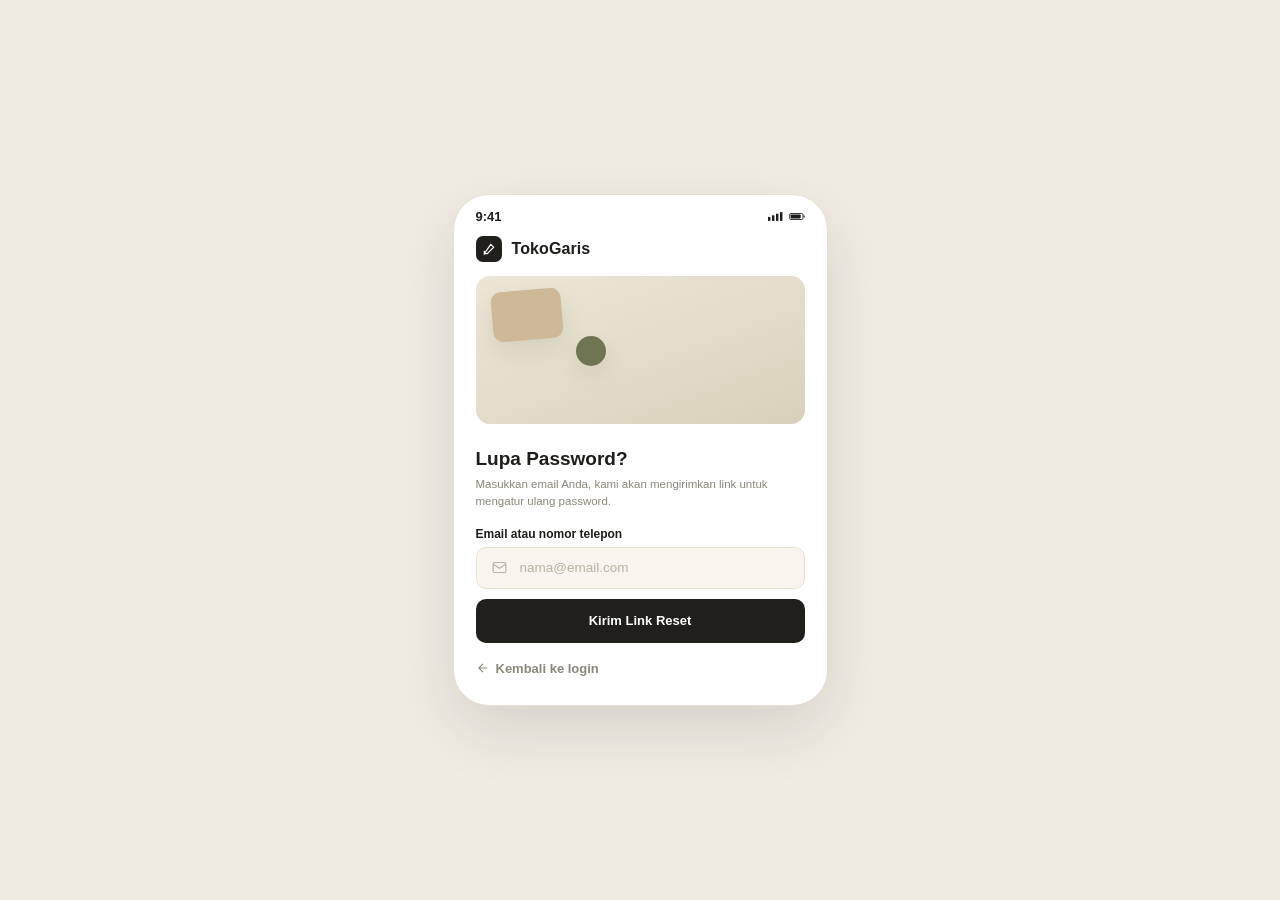
<file: mobile-forgot-password.html>
<!DOCTYPE html>
<html lang="id">
<head>
<meta charset="UTF-8" />
<title>TokoGaris Mobile – Lupa Password</title>
<meta name="viewport" content="width=device-width, initial-scale=1.0" />
<link rel="stylesheet" href="assets/style.css" />
</head>
<body>

<div class="phone-wrap">
  <div class="phone-frame">
    <div class="status-bar">
      <span>9:41</span>
      <span class="status-icons">
        <svg viewBox="0 0 20 11" fill="currentColor"><rect x="0" y="6" width="3" height="5"/><rect x="5" y="4" width="3" height="7"/><rect x="10" y="2" width="3" height="9"/><rect x="15" y="0" width="3" height="11"/></svg>
        <svg viewBox="0 0 24 11" fill="currentColor"><rect x="1" y="1" width="20" height="9" rx="2" fill="none" stroke="currentColor" stroke-width="1.3"/><rect x="2.5" y="2.5" width="15" height="6" rx="1"/><rect x="22" y="4" width="1.5" height="3"/></svg>
      </span>
    </div>
    <div class="phone-logo-row">
      <div class="logo">
        <span class="logo-mark">
          <svg viewBox="0 0 24 24" fill="none" stroke="#fff" stroke-width="2"><path d="M4 20L15 4l5 5-11 11H4v-5z"/></svg>
        </span>
        TokoGaris
      </div>
    </div>

    <div class="phone-image-banner">
      <div class="moodboard">
        <div class="swatch sw-tan" style="width:70px;height:50px;top:14px;left:16px;transform:rotate(-5deg);"></div>
        <div class="swatch sw-olive" style="width:30px;height:30px;top:60px;left:100px;border-radius:50%;"></div>
      </div>
    </div>

    <div class="phone-form">
      <h1 class="form-heading">Lupa Password?</h1>
      <p class="form-subtext">Masukkan email Anda, kami akan mengirimkan link untuk mengatur ulang password.</p>

      <div class="field">
        <label>Email atau nomor telepon</label>
        <div class="input-wrap">
          <svg class="icon-left" viewBox="0 0 24 24" fill="none" stroke="currentColor" stroke-width="1.6"><rect x="3" y="5" width="18" height="14" rx="2"/><path d="M3 7l9 6 9-6"/></svg>
          <input type="text" placeholder="nama@email.com" />
        </div>
      </div>

      <button class="btn btn-primary">Kirim Link Reset</button>

      <a href="mobile-login.html" class="back-link">
        <svg viewBox="0 0 24 24" fill="none" stroke="currentColor" stroke-width="2"><path d="M19 12H5"/><path d="M12 19l-7-7 7-7"/></svg>
        Kembali ke login
      </a>
    </div>
  </div>
</div>

</body>
</html>
</file>
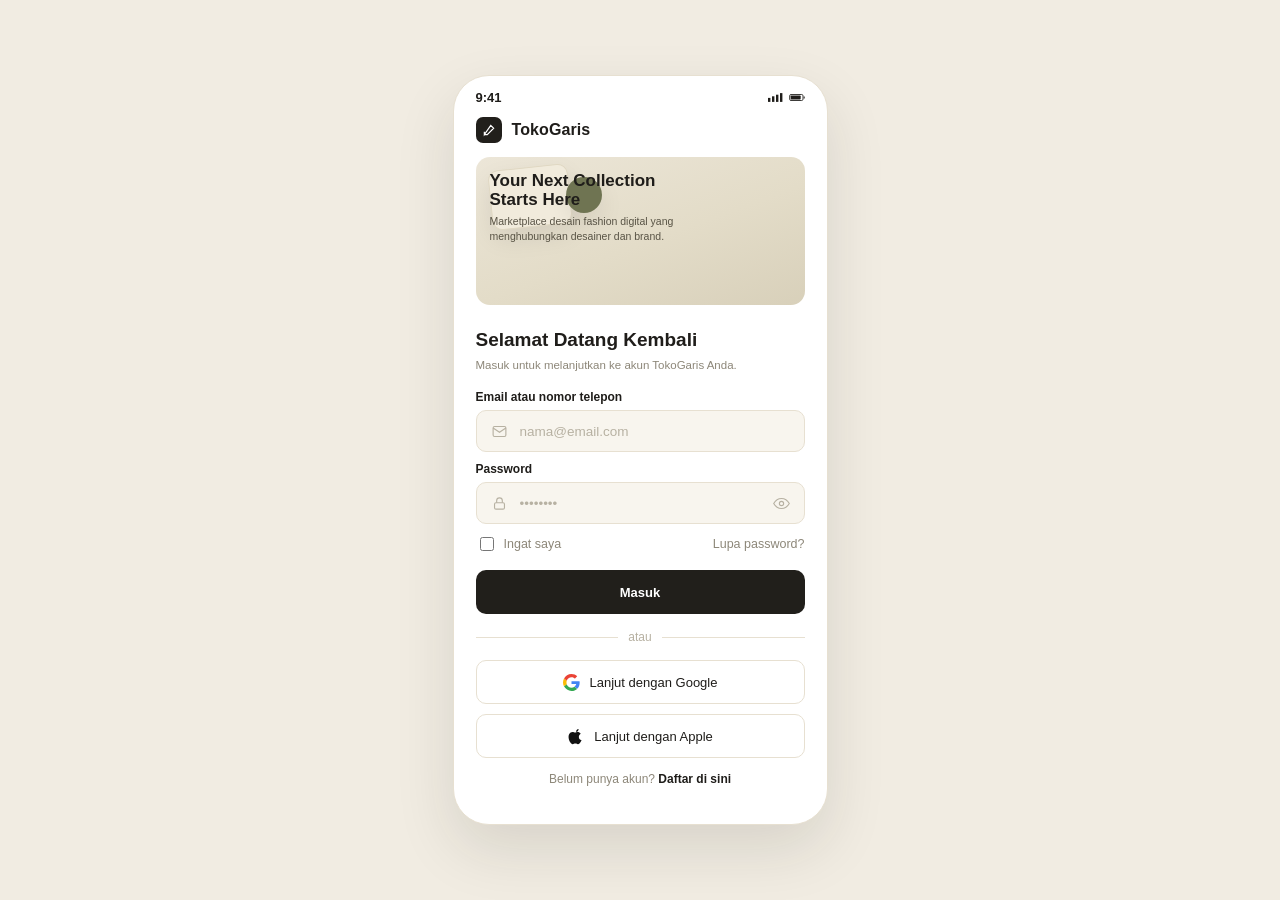
<file: mobile-login.html>
<!DOCTYPE html>
<html lang="id">
<head>
<meta charset="UTF-8" />
<title>TokoGaris Mobile – Login</title>
<meta name="viewport" content="width=device-width, initial-scale=1.0" />
<link rel="stylesheet" href="assets/style.css" />
</head>
<body>

<div class="phone-wrap">
  <div class="phone-frame">
    <div class="status-bar">
      <span>9:41</span>
      <span class="status-icons">
        <svg viewBox="0 0 20 11" fill="currentColor"><rect x="0" y="6" width="3" height="5"/><rect x="5" y="4" width="3" height="7"/><rect x="10" y="2" width="3" height="9"/><rect x="15" y="0" width="3" height="11"/></svg>
        <svg viewBox="0 0 24 11" fill="currentColor"><rect x="1" y="1" width="20" height="9" rx="2" fill="none" stroke="currentColor" stroke-width="1.3"/><rect x="2.5" y="2.5" width="15" height="6" rx="1"/><rect x="22" y="4" width="1.5" height="3"/></svg>
      </span>
    </div>
    <div class="phone-logo-row">
      <div class="logo">
        <span class="logo-mark">
          <svg viewBox="0 0 24 24" fill="none" stroke="#fff" stroke-width="2"><path d="M4 20L15 4l5 5-11 11H4v-5z"/></svg>
        </span>
        TokoGaris
      </div>
    </div>

    <div class="phone-image-banner">
      <div class="moodboard">
        <div class="swatch sw-cream" style="width:80px;height:60px;top:10px;left:14px;transform:rotate(-6deg);"></div>
        <div class="swatch sw-olive" style="width:36px;height:36px;top:20px;left:90px;border-radius:50%;"></div>
      </div>
      <div class="image-copy">
        <h1>Your Next Collection Starts Here</h1>
        <p>Marketplace desain fashion digital yang menghubungkan desainer dan brand.</p>
      </div>
    </div>

    <div class="phone-form">
      <h1 class="form-heading">Selamat Datang Kembali</h1>
      <p class="form-subtext">Masuk untuk melanjutkan ke akun TokoGaris Anda.</p>

      <div class="field">
        <label>Email atau nomor telepon</label>
        <div class="input-wrap">
          <svg class="icon-left" viewBox="0 0 24 24" fill="none" stroke="currentColor" stroke-width="1.6"><rect x="3" y="5" width="18" height="14" rx="2"/><path d="M3 7l9 6 9-6"/></svg>
          <input type="text" placeholder="nama@email.com" />
        </div>
      </div>

      <div class="field">
        <label>Password</label>
        <div class="input-wrap">
          <svg class="icon-left" viewBox="0 0 24 24" fill="none" stroke="currentColor" stroke-width="1.6"><rect x="5" y="11" width="14" height="9" rx="2"/><path d="M8 11V8a4 4 0 018 0v3"/></svg>
          <input type="password" placeholder="••••••••" />
          <svg class="icon-right" viewBox="0 0 24 24" fill="none" stroke="currentColor" stroke-width="1.6"><path d="M1 12s4-7 11-7 11 7 11 7-4 7-11 7-11-7-11-7z"/><circle cx="12" cy="12" r="3"/></svg>
        </div>
      </div>

      <div class="row-between">
        <label class="checkbox-line"><input type="checkbox" /> Ingat saya</label>
        <a href="mobile-forgot-password.html" class="link-muted">Lupa password?</a>
      </div>

      <button class="btn btn-primary">Masuk</button>

      <div class="divider">atau</div>

      <div class="social-stack">
        <button class="btn btn-outline">
          <svg viewBox="0 0 24 24" width="16" height="16"><path fill="#4285F4" d="M23.52 12.27c0-.82-.07-1.42-.22-2.05H12v3.9h6.6c-.13 1.1-.86 2.75-2.47 3.86l-.02.15 3.59 2.78.25.02c2.28-2.1 3.57-5.2 3.57-8.66z"/><path fill="#34A853" d="M12 24c3.24 0 5.95-1.07 7.93-2.9l-3.86-2.98c-1.05.73-2.46 1.24-4.07 1.24-3.11 0-5.74-2.1-6.68-4.93l-.14.01-3.73 2.89-.05.14C3.4 21.3 7.36 24 12 24z"/><path fill="#FBBC05" d="M5.32 14.43A7.4 7.4 0 014.9 12c0-.85.15-1.67.41-2.43L5.3 9.4 1.5 6.44l-.13.06A11.98 11.98 0 000 12c0 1.93.47 3.76 1.3 5.37l4.02-2.94z"/><path fill="#EA4335" d="M12 4.75c2.25 0 3.77.97 4.64 1.79l3.39-3.31C17.95 1.19 15.24 0 12 0 7.36 0 3.4 2.7 1.5 6.44l3.8 2.95C6.26 6.85 8.89 4.75 12 4.75z"/></svg>
          Lanjut dengan Google
        </button>
        <button class="btn btn-outline">
          <svg viewBox="0 0 24 24" width="16" height="16" fill="#111"><path d="M16.37 1.43c.1 1.02-.3 2.02-.93 2.76-.65.76-1.72 1.35-2.76 1.27-.12-1 .35-2.04.98-2.76.68-.78 1.86-1.37 2.71-1.27zM20.6 17.1c-.5 1.14-.75 1.64-1.4 2.63-.9 1.37-2.17 3.08-3.74 3.1-1.4.02-1.76-.9-3.65-.9-1.9 0-2.3.88-3.68.92-1.5.05-2.65-1.46-3.56-2.82-1.9-2.86-3.35-8.07-1.4-11.6.97-1.75 2.71-2.87 4.6-2.9 1.47-.02 2.37.98 3.64.98 1.27 0 2.1-.98 3.65-.95 1.6.03 3.28.9 4.3 2.44-3.79 2.3-3.17 7.3.24 9.1z"/></svg>
          Lanjut dengan Apple
        </button>
      </div>

      <p class="footer-note">Belum punya akun? <a href="mobile-register-buyer.html" class="link-strong">Daftar di sini</a></p>
    </div>
  </div>
</div>

</body>
</html>
</file>
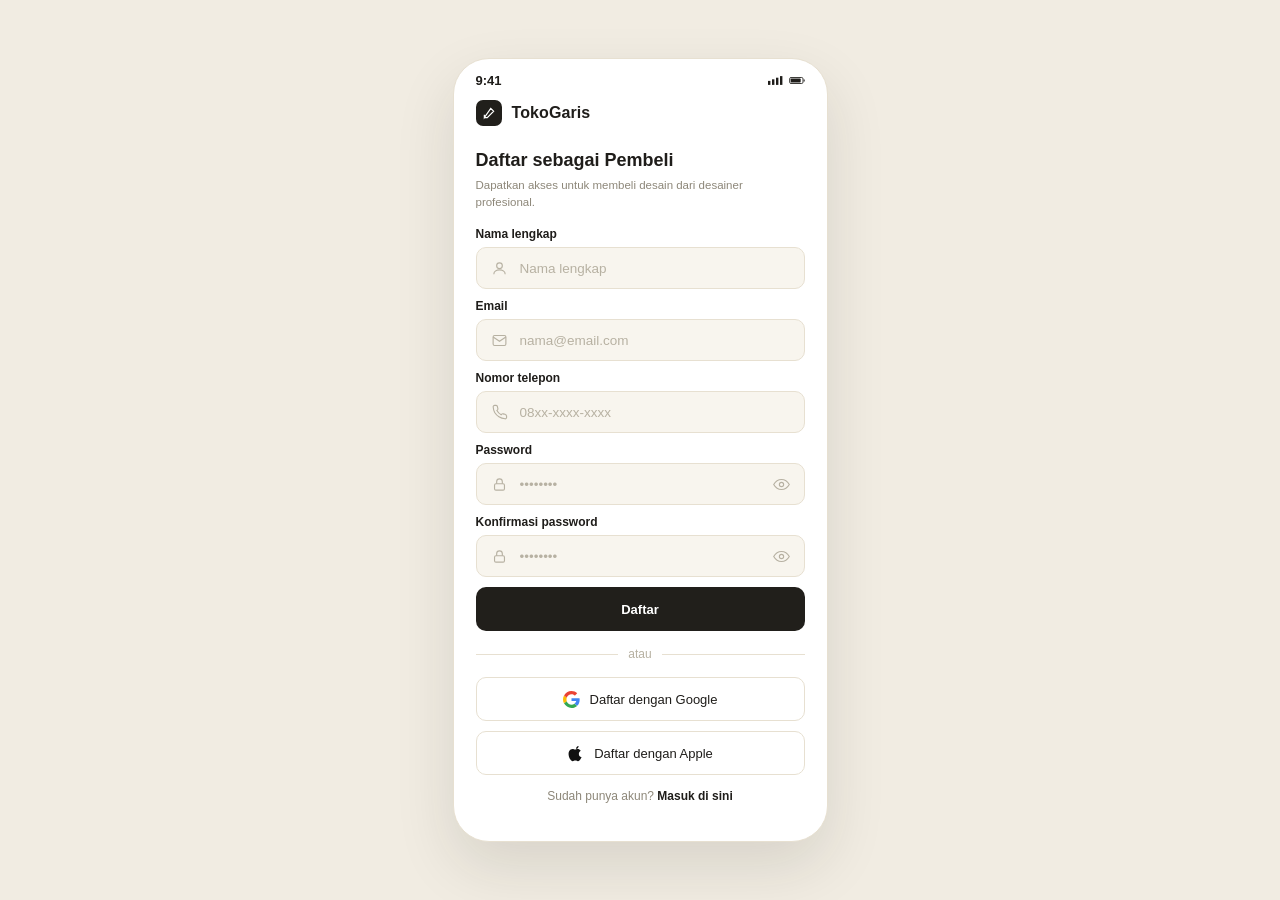
<file: mobile-register-buyer.html>
<!DOCTYPE html>
<html lang="id">
<head>
<meta charset="UTF-8" />
<title>TokoGaris Mobile – Daftar Pembeli</title>
<meta name="viewport" content="width=device-width, initial-scale=1.0" />
<link rel="stylesheet" href="assets/style.css" />
</head>
<body>

<div class="phone-wrap">
  <div class="phone-frame">
    <div class="status-bar">
      <span>9:41</span>
      <span class="status-icons">
        <svg viewBox="0 0 20 11" fill="currentColor"><rect x="0" y="6" width="3" height="5"/><rect x="5" y="4" width="3" height="7"/><rect x="10" y="2" width="3" height="9"/><rect x="15" y="0" width="3" height="11"/></svg>
        <svg viewBox="0 0 24 11" fill="currentColor"><rect x="1" y="1" width="20" height="9" rx="2" fill="none" stroke="currentColor" stroke-width="1.3"/><rect x="2.5" y="2.5" width="15" height="6" rx="1"/><rect x="22" y="4" width="1.5" height="3"/></svg>
      </span>
    </div>
    <div class="phone-logo-row">
      <div class="logo">
        <span class="logo-mark">
          <svg viewBox="0 0 24 24" fill="none" stroke="#fff" stroke-width="2"><path d="M4 20L15 4l5 5-11 11H4v-5z"/></svg>
        </span>
        TokoGaris
      </div>
    </div>

    <div class="phone-form">
      <h1 class="form-heading" style="font-size:18px;">Daftar sebagai Pembeli</h1>
      <p class="form-subtext">Dapatkan akses untuk membeli desain dari desainer profesional.</p>

      <div class="field">
        <label>Nama lengkap</label>
        <div class="input-wrap">
          <svg class="icon-left" viewBox="0 0 24 24" fill="none" stroke="currentColor" stroke-width="1.6"><circle cx="12" cy="8" r="4"/><path d="M4 20c0-4 4-6 8-6s8 2 8 6"/></svg>
          <input type="text" placeholder="Nama lengkap" />
        </div>
      </div>

      <div class="field">
        <label>Email</label>
        <div class="input-wrap">
          <svg class="icon-left" viewBox="0 0 24 24" fill="none" stroke="currentColor" stroke-width="1.6"><rect x="3" y="5" width="18" height="14" rx="2"/><path d="M3 7l9 6 9-6"/></svg>
          <input type="text" placeholder="nama@email.com" />
        </div>
      </div>

      <div class="field">
        <label>Nomor telepon</label>
        <div class="input-wrap">
          <svg class="icon-left" viewBox="0 0 24 24" fill="none" stroke="currentColor" stroke-width="1.6"><path d="M22 16.9v2a2 2 0 01-2.2 2 19.8 19.8 0 01-8.6-3 19.5 19.5 0 01-6-6A19.8 19.8 0 013.1 4.2 2 2 0 015.1 2h2a2 2 0 012 1.7c.1.9.3 1.8.6 2.6a2 2 0 01-.5 2.1l-.9.9a16 16 0 006 6l.9-.9a2 2 0 012.1-.5c.8.3 1.7.5 2.6.6a2 2 0 011.7 2z"/></svg>
          <input type="text" placeholder="08xx-xxxx-xxxx" />
        </div>
      </div>

      <div class="field">
        <label>Password</label>
        <div class="input-wrap">
          <svg class="icon-left" viewBox="0 0 24 24" fill="none" stroke="currentColor" stroke-width="1.6"><rect x="5" y="11" width="14" height="9" rx="2"/><path d="M8 11V8a4 4 0 018 0v3"/></svg>
          <input type="password" placeholder="••••••••" />
          <svg class="icon-right" viewBox="0 0 24 24" fill="none" stroke="currentColor" stroke-width="1.6"><path d="M1 12s4-7 11-7 11 7 11 7-4 7-11 7-11-7-11-7z"/><circle cx="12" cy="12" r="3"/></svg>
        </div>
      </div>

      <div class="field">
        <label>Konfirmasi password</label>
        <div class="input-wrap">
          <svg class="icon-left" viewBox="0 0 24 24" fill="none" stroke="currentColor" stroke-width="1.6"><rect x="5" y="11" width="14" height="9" rx="2"/><path d="M8 11V8a4 4 0 018 0v3"/></svg>
          <input type="password" placeholder="••••••••" />
          <svg class="icon-right" viewBox="0 0 24 24" fill="none" stroke="currentColor" stroke-width="1.6"><path d="M1 12s4-7 11-7 11 7 11 7-4 7-11 7-11-7-11-7z"/><circle cx="12" cy="12" r="3"/></svg>
        </div>
      </div>

      <button class="btn btn-primary">Daftar</button>

      <div class="divider">atau</div>

      <div class="social-stack">
        <button class="btn btn-outline">
          <svg viewBox="0 0 24 24" width="16" height="16"><path fill="#4285F4" d="M23.52 12.27c0-.82-.07-1.42-.22-2.05H12v3.9h6.6c-.13 1.1-.86 2.75-2.47 3.86l-.02.15 3.59 2.78.25.02c2.28-2.1 3.57-5.2 3.57-8.66z"/><path fill="#34A853" d="M12 24c3.24 0 5.95-1.07 7.93-2.9l-3.86-2.98c-1.05.73-2.46 1.24-4.07 1.24-3.11 0-5.74-2.1-6.68-4.93l-.14.01-3.73 2.89-.05.14C3.4 21.3 7.36 24 12 24z"/><path fill="#FBBC05" d="M5.32 14.43A7.4 7.4 0 014.9 12c0-.85.15-1.67.41-2.43L5.3 9.4 1.5 6.44l-.13.06A11.98 11.98 0 000 12c0 1.93.47 3.76 1.3 5.37l4.02-2.94z"/><path fill="#EA4335" d="M12 4.75c2.25 0 3.77.97 4.64 1.79l3.39-3.31C17.95 1.19 15.24 0 12 0 7.36 0 3.4 2.7 1.5 6.44l3.8 2.95C6.26 6.85 8.89 4.75 12 4.75z"/></svg>
          Daftar dengan Google
        </button>
        <button class="btn btn-outline">
          <svg viewBox="0 0 24 24" width="16" height="16" fill="#111"><path d="M16.37 1.43c.1 1.02-.3 2.02-.93 2.76-.65.76-1.72 1.35-2.76 1.27-.12-1 .35-2.04.98-2.76.68-.78 1.86-1.37 2.71-1.27zM20.6 17.1c-.5 1.14-.75 1.64-1.4 2.63-.9 1.37-2.17 3.08-3.74 3.1-1.4.02-1.76-.9-3.65-.9-1.9 0-2.3.88-3.68.92-1.5.05-2.65-1.46-3.56-2.82-1.9-2.86-3.35-8.07-1.4-11.6.97-1.75 2.71-2.87 4.6-2.9 1.47-.02 2.37.98 3.64.98 1.27 0 2.1-.98 3.65-.95 1.6.03 3.28.9 4.3 2.44-3.79 2.3-3.17 7.3.24 9.1z"/></svg>
          Daftar dengan Apple
        </button>
      </div>

      <p class="footer-note">Sudah punya akun? <a href="mobile-login.html" class="link-strong">Masuk di sini</a></p>
    </div>
  </div>
</div>

</body>
</html>
</file>
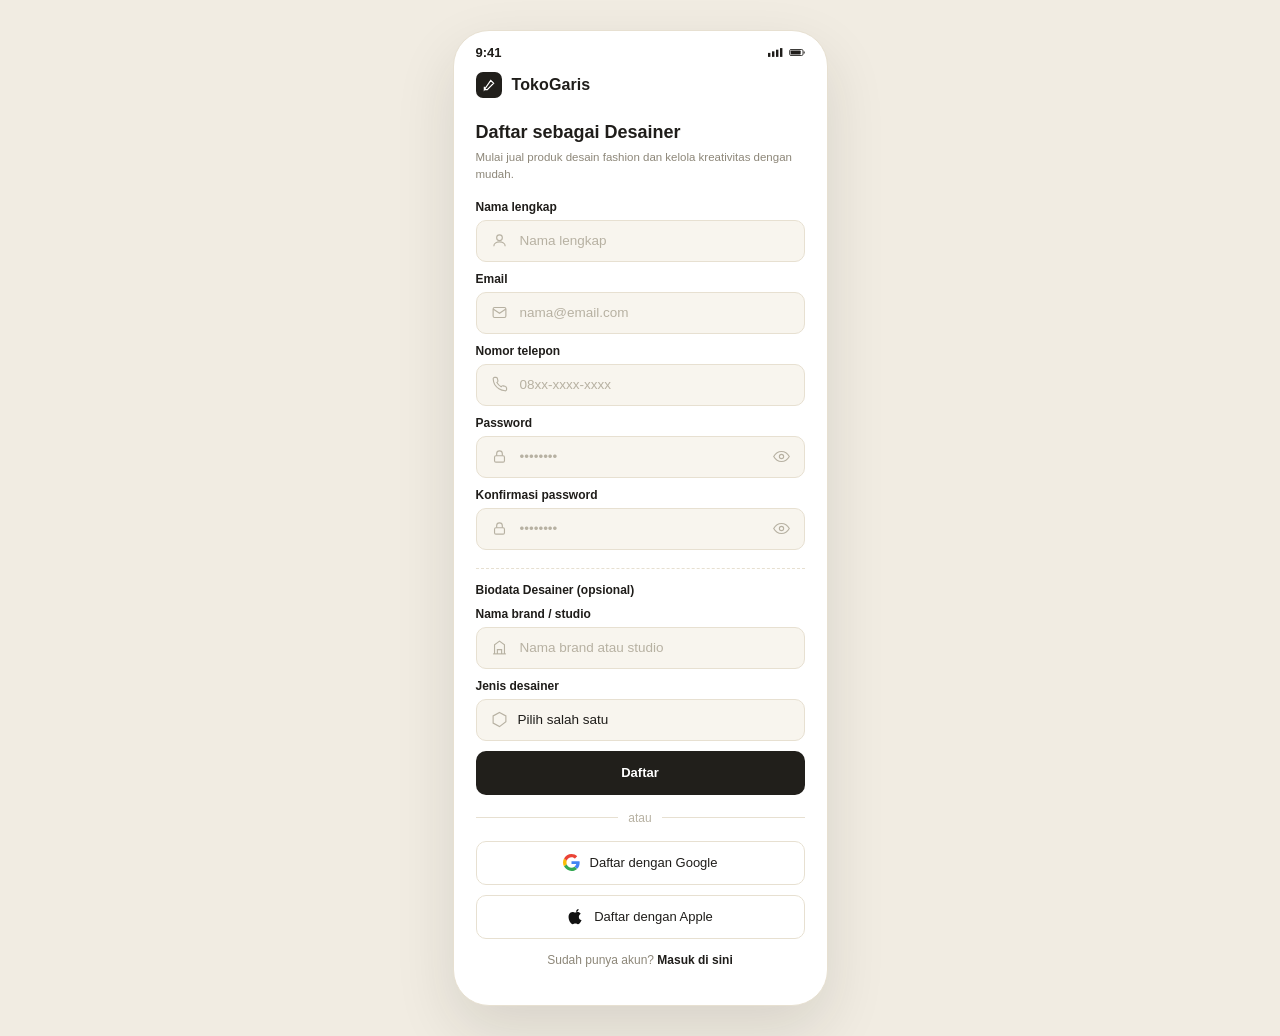
<file: mobile-register-seller.html>
<!DOCTYPE html>
<html lang="id">
<head>
<meta charset="UTF-8" />
<title>TokoGaris Mobile – Daftar Desainer</title>
<meta name="viewport" content="width=device-width, initial-scale=1.0" />
<link rel="stylesheet" href="assets/style.css" />
</head>
<body>

<div class="phone-wrap">
  <div class="phone-frame">
    <div class="status-bar">
      <span>9:41</span>
      <span class="status-icons">
        <svg viewBox="0 0 20 11" fill="currentColor"><rect x="0" y="6" width="3" height="5"/><rect x="5" y="4" width="3" height="7"/><rect x="10" y="2" width="3" height="9"/><rect x="15" y="0" width="3" height="11"/></svg>
        <svg viewBox="0 0 24 11" fill="currentColor"><rect x="1" y="1" width="20" height="9" rx="2" fill="none" stroke="currentColor" stroke-width="1.3"/><rect x="2.5" y="2.5" width="15" height="6" rx="1"/><rect x="22" y="4" width="1.5" height="3"/></svg>
      </span>
    </div>
    <div class="phone-logo-row">
      <div class="logo">
        <span class="logo-mark">
          <svg viewBox="0 0 24 24" fill="none" stroke="#fff" stroke-width="2"><path d="M4 20L15 4l5 5-11 11H4v-5z"/></svg>
        </span>
        TokoGaris
      </div>
    </div>

    <div class="phone-form">
      <h1 class="form-heading" style="font-size:18px;">Daftar sebagai Desainer</h1>
      <p class="form-subtext">Mulai jual produk desain fashion dan kelola kreativitas dengan mudah.</p>

      <div class="field">
        <label>Nama lengkap</label>
        <div class="input-wrap">
          <svg class="icon-left" viewBox="0 0 24 24" fill="none" stroke="currentColor" stroke-width="1.6"><circle cx="12" cy="8" r="4"/><path d="M4 20c0-4 4-6 8-6s8 2 8 6"/></svg>
          <input type="text" placeholder="Nama lengkap" />
        </div>
      </div>

      <div class="field">
        <label>Email</label>
        <div class="input-wrap">
          <svg class="icon-left" viewBox="0 0 24 24" fill="none" stroke="currentColor" stroke-width="1.6"><rect x="3" y="5" width="18" height="14" rx="2"/><path d="M3 7l9 6 9-6"/></svg>
          <input type="text" placeholder="nama@email.com" />
        </div>
      </div>

      <div class="field">
        <label>Nomor telepon</label>
        <div class="input-wrap">
          <svg class="icon-left" viewBox="0 0 24 24" fill="none" stroke="currentColor" stroke-width="1.6"><path d="M22 16.9v2a2 2 0 01-2.2 2 19.8 19.8 0 01-8.6-3 19.5 19.5 0 01-6-6A19.8 19.8 0 013.1 4.2 2 2 0 015.1 2h2a2 2 0 012 1.7c.1.9.3 1.8.6 2.6a2 2 0 01-.5 2.1l-.9.9a16 16 0 006 6l.9-.9a2 2 0 012.1-.5c.8.3 1.7.5 2.6.6a2 2 0 011.7 2z"/></svg>
          <input type="text" placeholder="08xx-xxxx-xxxx" />
        </div>
      </div>

      <div class="field">
        <label>Password</label>
        <div class="input-wrap">
          <svg class="icon-left" viewBox="0 0 24 24" fill="none" stroke="currentColor" stroke-width="1.6"><rect x="5" y="11" width="14" height="9" rx="2"/><path d="M8 11V8a4 4 0 018 0v3"/></svg>
          <input type="password" placeholder="••••••••" />
          <svg class="icon-right" viewBox="0 0 24 24" fill="none" stroke="currentColor" stroke-width="1.6"><path d="M1 12s4-7 11-7 11 7 11 7-4 7-11 7-11-7-11-7z"/><circle cx="12" cy="12" r="3"/></svg>
        </div>
      </div>

      <div class="field">
        <label>Konfirmasi password</label>
        <div class="input-wrap">
          <svg class="icon-left" viewBox="0 0 24 24" fill="none" stroke="currentColor" stroke-width="1.6"><rect x="5" y="11" width="14" height="9" rx="2"/><path d="M8 11V8a4 4 0 018 0v3"/></svg>
          <input type="password" placeholder="••••••••" />
          <svg class="icon-right" viewBox="0 0 24 24" fill="none" stroke="currentColor" stroke-width="1.6"><path d="M1 12s4-7 11-7 11 7 11 7-4 7-11 7-11-7-11-7z"/><circle cx="12" cy="12" r="3"/></svg>
        </div>
      </div>

      <p class="section-label">Biodata Desainer (opsional)</p>

      <div class="field">
        <label>Nama brand / studio</label>
        <div class="input-wrap">
          <svg class="icon-left" viewBox="0 0 24 24" fill="none" stroke="currentColor" stroke-width="1.6"><path d="M3 21h18"/><path d="M5 21V8l7-5 7 5v13"/><path d="M9 21v-6h6v6"/></svg>
          <input type="text" placeholder="Nama brand atau studio" />
        </div>
      </div>

      <div class="field">
        <label>Jenis desainer</label>
        <div class="input-wrap">
          <svg class="icon-left" viewBox="0 0 24 24" fill="none" stroke="currentColor" stroke-width="1.6"><path d="M12 2l9 4.9v8.2L12 22l-9-4.9V6.9z"/></svg>
          <select>
            <option>Pilih salah satu</option>
            <option>Desainer Independen</option>
            <option>Brand / Label</option>
            <option>Studio Desain</option>
          </select>
        </div>
      </div>

      <button class="btn btn-primary">Daftar</button>

      <div class="divider">atau</div>

      <div class="social-stack">
        <button class="btn btn-outline">
          <svg viewBox="0 0 24 24" width="16" height="16"><path fill="#4285F4" d="M23.52 12.27c0-.82-.07-1.42-.22-2.05H12v3.9h6.6c-.13 1.1-.86 2.75-2.47 3.86l-.02.15 3.59 2.78.25.02c2.28-2.1 3.57-5.2 3.57-8.66z"/><path fill="#34A853" d="M12 24c3.24 0 5.95-1.07 7.93-2.9l-3.86-2.98c-1.05.73-2.46 1.24-4.07 1.24-3.11 0-5.74-2.1-6.68-4.93l-.14.01-3.73 2.89-.05.14C3.4 21.3 7.36 24 12 24z"/><path fill="#FBBC05" d="M5.32 14.43A7.4 7.4 0 014.9 12c0-.85.15-1.67.41-2.43L5.3 9.4 1.5 6.44l-.13.06A11.98 11.98 0 000 12c0 1.93.47 3.76 1.3 5.37l4.02-2.94z"/><path fill="#EA4335" d="M12 4.75c2.25 0 3.77.97 4.64 1.79l3.39-3.31C17.95 1.19 15.24 0 12 0 7.36 0 3.4 2.7 1.5 6.44l3.8 2.95C6.26 6.85 8.89 4.75 12 4.75z"/></svg>
          Daftar dengan Google
        </button>
        <button class="btn btn-outline">
          <svg viewBox="0 0 24 24" width="16" height="16" fill="#111"><path d="M16.37 1.43c.1 1.02-.3 2.02-.93 2.76-.65.76-1.72 1.35-2.76 1.27-.12-1 .35-2.04.98-2.76.68-.78 1.86-1.37 2.71-1.27zM20.6 17.1c-.5 1.14-.75 1.64-1.4 2.63-.9 1.37-2.17 3.08-3.74 3.1-1.4.02-1.76-.9-3.65-.9-1.9 0-2.3.88-3.68.92-1.5.05-2.65-1.46-3.56-2.82-1.9-2.86-3.35-8.07-1.4-11.6.97-1.75 2.71-2.87 4.6-2.9 1.47-.02 2.37.98 3.64.98 1.27 0 2.1-.98 3.65-.95 1.6.03 3.28.9 4.3 2.44-3.79 2.3-3.17 7.3.24 9.1z"/></svg>
          Daftar dengan Apple
        </button>
      </div>

      <p class="footer-note">Sudah punya akun? <a href="mobile-login.html" class="link-strong">Masuk di sini</a></p>
    </div>
  </div>
</div>

</body>
</html>
</file>
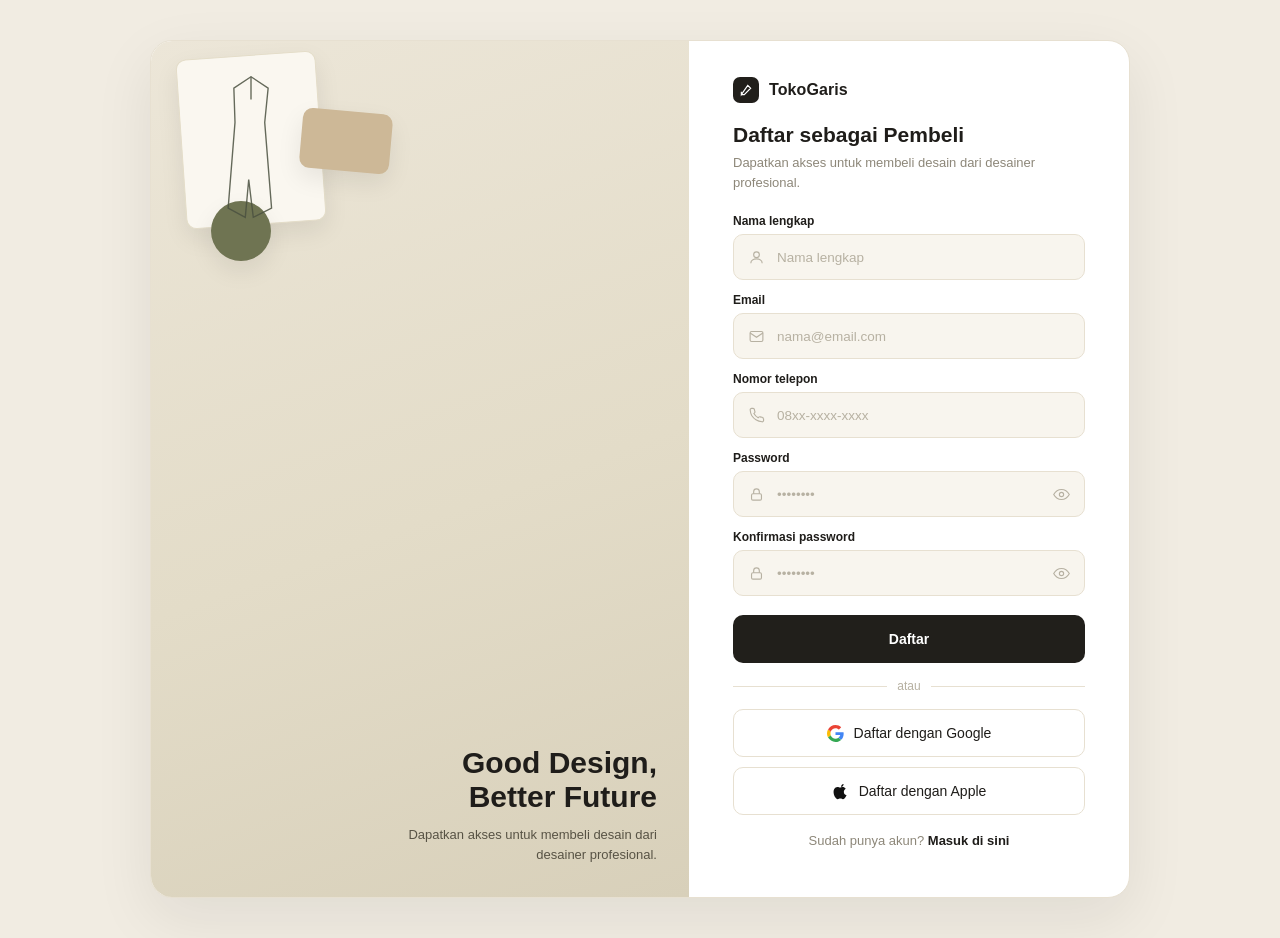
<file: register-buyer.html>
<!DOCTYPE html>
<html lang="id">
<head>
<meta charset="UTF-8" />
<title>TokoGaris – Daftar Pembeli</title>
<meta name="viewport" content="width=device-width, initial-scale=1.0" />
<link rel="stylesheet" href="assets/style.css" />
</head>
<body>

<div class="page-center">
  <div class="auth-shell">
    <div class="auth-shell-inner">

      <!-- LEFT: moodboard image panel -->
      <div class="auth-panel-image">
        <div class="moodboard">
          <div class="swatch sw-paper" style="width:140px;height:170px;top:14px;left:30px;transform:rotate(-4deg);"></div>
          <div class="swatch sw-tan" style="width:90px;height:60px;top:70px;left:150px;transform:rotate(5deg);"></div>
          <div class="swatch sw-olive" style="width:60px;height:60px;top:160px;left:60px;border-radius:50%;"></div>
          <svg class="sketch-svg" style="top:30px;left:40px;width:120px;height:160px;" viewBox="0 0 100 140" fill="none" stroke="#4b5140" stroke-width="1.2">
            <path d="M35 15 L50 5 L65 15 L62 45 L68 120 L52 128 L48 95 L45 128 L30 120 L36 45 Z"/>
            <path d="M50 5 L50 25"/>
          </svg>
        </div>
        <div class="image-copy align-bottom-right">
          <h1>Good Design, Better Future</h1>
          <p>Dapatkan akses untuk membeli desain dari desainer profesional.</p>
        </div>
      </div>

      <!-- RIGHT: form panel -->
      <div class="auth-panel-form">
        <div class="logo">
          <span class="logo-mark">
            <svg viewBox="0 0 24 24" fill="none" stroke="#fff" stroke-width="2"><path d="M4 20L15 4l5 5-11 11H4v-5z"/></svg>
          </span>
          TokoGaris
        </div>

        <h1 class="form-heading" style="font-size:21px;">Daftar sebagai Pembeli</h1>
        <p class="form-subtext">Dapatkan akses untuk membeli desain dari desainer profesional.</p>

        <div class="field">
          <label>Nama lengkap</label>
          <div class="input-wrap">
            <svg class="icon-left" viewBox="0 0 24 24" fill="none" stroke="currentColor" stroke-width="1.6"><circle cx="12" cy="8" r="4"/><path d="M4 20c0-4 4-6 8-6s8 2 8 6"/></svg>
            <input type="text" placeholder="Nama lengkap" />
          </div>
        </div>

        <div class="field">
          <label>Email</label>
          <div class="input-wrap">
            <svg class="icon-left" viewBox="0 0 24 24" fill="none" stroke="currentColor" stroke-width="1.6"><rect x="3" y="5" width="18" height="14" rx="2"/><path d="M3 7l9 6 9-6"/></svg>
            <input type="text" placeholder="nama@email.com" />
          </div>
        </div>

        <div class="field">
          <label>Nomor telepon</label>
          <div class="input-wrap">
            <svg class="icon-left" viewBox="0 0 24 24" fill="none" stroke="currentColor" stroke-width="1.6"><path d="M22 16.9v2a2 2 0 01-2.2 2 19.8 19.8 0 01-8.6-3 19.5 19.5 0 01-6-6A19.8 19.8 0 013.1 4.2 2 2 0 015.1 2h2a2 2 0 012 1.7c.1.9.3 1.8.6 2.6a2 2 0 01-.5 2.1l-.9.9a16 16 0 006 6l.9-.9a2 2 0 012.1-.5c.8.3 1.7.5 2.6.6a2 2 0 011.7 2z"/></svg>
            <input type="text" placeholder="08xx-xxxx-xxxx" />
          </div>
        </div>

        <div class="field">
          <label>Password</label>
          <div class="input-wrap">
            <svg class="icon-left" viewBox="0 0 24 24" fill="none" stroke="currentColor" stroke-width="1.6"><rect x="5" y="11" width="14" height="9" rx="2"/><path d="M8 11V8a4 4 0 018 0v3"/></svg>
            <input type="password" placeholder="••••••••" />
            <svg class="icon-right" viewBox="0 0 24 24" fill="none" stroke="currentColor" stroke-width="1.6"><path d="M1 12s4-7 11-7 11 7 11 7-4 7-11 7-11-7-11-7z"/><circle cx="12" cy="12" r="3"/></svg>
          </div>
        </div>

        <div class="field">
          <label>Konfirmasi password</label>
          <div class="input-wrap">
            <svg class="icon-left" viewBox="0 0 24 24" fill="none" stroke="currentColor" stroke-width="1.6"><rect x="5" y="11" width="14" height="9" rx="2"/><path d="M8 11V8a4 4 0 018 0v3"/></svg>
            <input type="password" placeholder="••••••••" />
            <svg class="icon-right" viewBox="0 0 24 24" fill="none" stroke="currentColor" stroke-width="1.6"><path d="M1 12s4-7 11-7 11 7 11 7-4 7-11 7-11-7-11-7z"/><circle cx="12" cy="12" r="3"/></svg>
          </div>
        </div>

        <button class="btn btn-primary" style="margin-top:6px;">Daftar</button>

        <div class="divider">atau</div>

        <div class="social-stack">
          <button class="btn btn-outline">
            <svg viewBox="0 0 24 24"><path fill="#4285F4" d="M23.52 12.27c0-.82-.07-1.42-.22-2.05H12v3.9h6.6c-.13 1.1-.86 2.75-2.47 3.86l-.02.15 3.59 2.78.25.02c2.28-2.1 3.57-5.2 3.57-8.66z"/><path fill="#34A853" d="M12 24c3.24 0 5.95-1.07 7.93-2.9l-3.86-2.98c-1.05.73-2.46 1.24-4.07 1.24-3.11 0-5.74-2.1-6.68-4.93l-.14.01-3.73 2.89-.05.14C3.4 21.3 7.36 24 12 24z"/><path fill="#FBBC05" d="M5.32 14.43A7.4 7.4 0 014.9 12c0-.85.15-1.67.41-2.43L5.3 9.4 1.5 6.44l-.13.06A11.98 11.98 0 000 12c0 1.93.47 3.76 1.3 5.37l4.02-2.94z"/><path fill="#EA4335" d="M12 4.75c2.25 0 3.77.97 4.64 1.79l3.39-3.31C17.95 1.19 15.24 0 12 0 7.36 0 3.4 2.7 1.5 6.44l3.8 2.95C6.26 6.85 8.89 4.75 12 4.75z"/></svg>
            Daftar dengan Google
          </button>
          <button class="btn btn-outline">
            <svg viewBox="0 0 24 24" fill="#111"><path d="M16.37 1.43c.1 1.02-.3 2.02-.93 2.76-.65.76-1.72 1.35-2.76 1.27-.12-1 .35-2.04.98-2.76.68-.78 1.86-1.37 2.71-1.27zM20.6 17.1c-.5 1.14-.75 1.64-1.4 2.63-.9 1.37-2.17 3.08-3.74 3.1-1.4.02-1.76-.9-3.65-.9-1.9 0-2.3.88-3.68.92-1.5.05-2.65-1.46-3.56-2.82-1.9-2.86-3.35-8.07-1.4-11.6.97-1.75 2.71-2.87 4.6-2.9 1.47-.02 2.37.98 3.64.98 1.27 0 2.1-.98 3.65-.95 1.6.03 3.28.9 4.3 2.44-3.79 2.3-3.17 7.3.24 9.1z"/></svg>
            Daftar dengan Apple
          </button>
        </div>

        <p class="footer-note">Sudah punya akun? <a href="login.html" class="link-strong">Masuk di sini</a></p>
      </div>
    </div>
  </div>
</div>

</body>
</html>
</file>
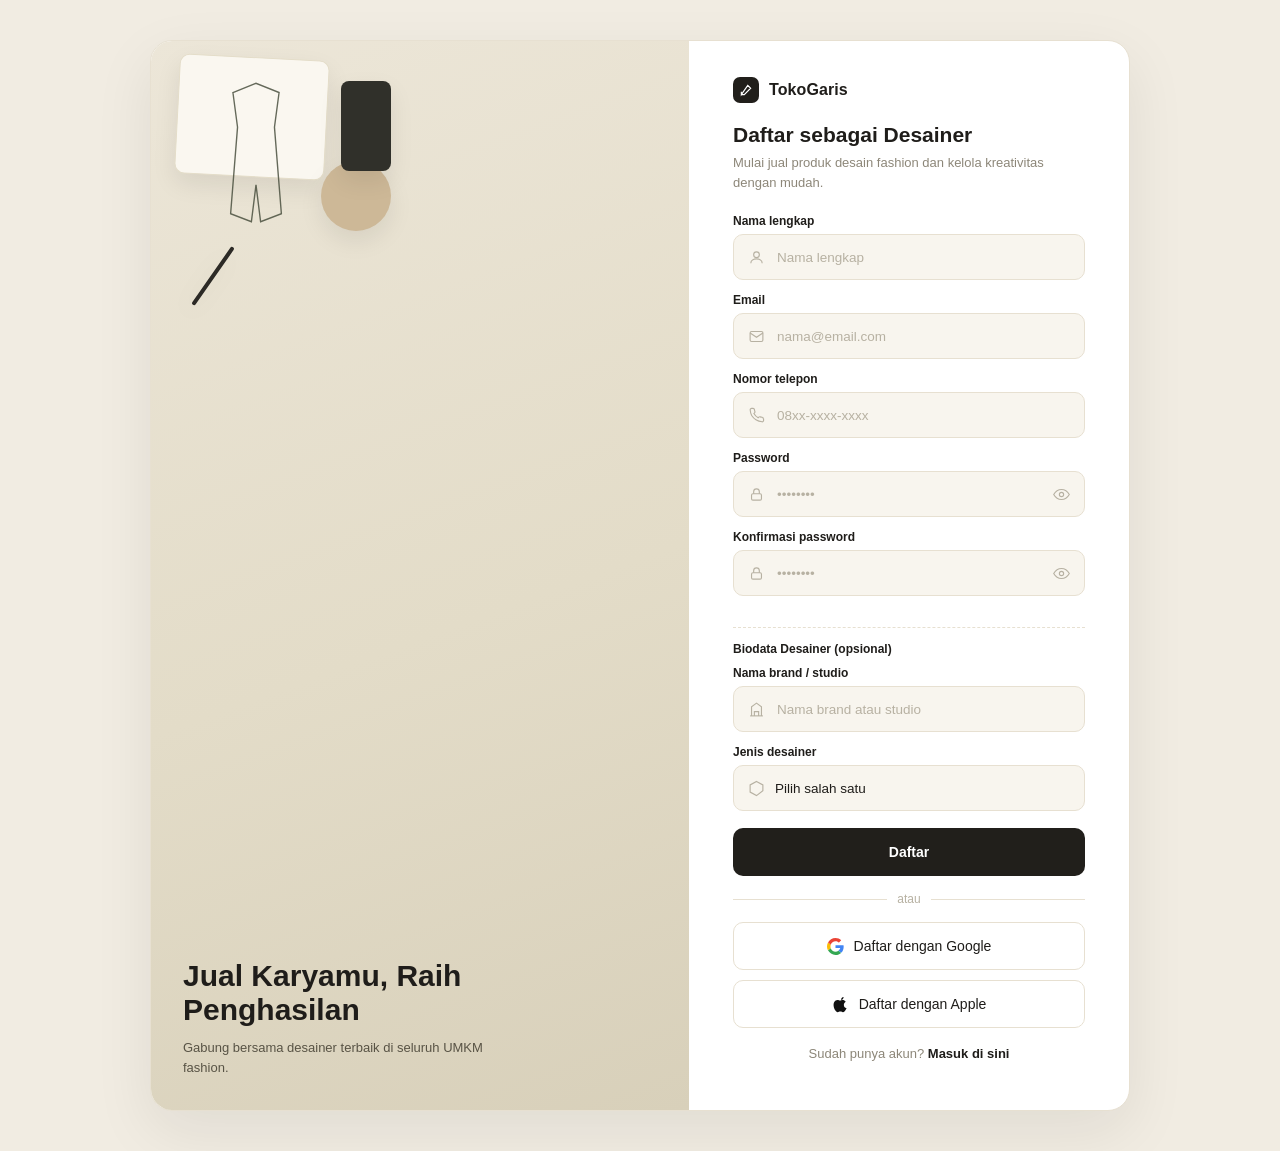
<file: register-seller.html>
<!DOCTYPE html>
<html lang="id">
<head>
<meta charset="UTF-8" />
<title>TokoGaris – Daftar Desainer</title>
<meta name="viewport" content="width=device-width, initial-scale=1.0" />
<link rel="stylesheet" href="assets/style.css" />
</head>
<body>

<div class="page-center">
  <div class="auth-shell">
    <div class="auth-shell-inner">

      <!-- LEFT: moodboard image panel -->
      <div class="auth-panel-image">
        <div class="moodboard">
          <div class="swatch sw-paper" style="width:150px;height:120px;top:16px;left:26px;transform:rotate(3deg);"></div>
          <div class="swatch sw-tan" style="width:70px;height:70px;top:120px;left:170px;border-radius:50%;"></div>
          <div class="swatch sw-charcoal" style="width:50px;height:90px;top:40px;left:190px;border-radius:8px;"></div>
          <svg class="sketch-svg" style="top:40px;left:40px;width:130px;height:150px;" viewBox="0 0 100 130" fill="none" stroke="#4b5140" stroke-width="1.2">
            <path d="M30 10 L50 2 L70 10 L66 40 L72 115 L54 122 L50 90 L46 122 L28 115 L34 40 Z"/>
          </svg>
          <!-- pencil accent -->
          <div class="swatch" style="width:4px;height:70px;background:#2c2a26;top:200px;left:60px;transform:rotate(35deg);border-radius:3px;"></div>
        </div>
        <div class="image-copy">
          <h1>Jual Karyamu, Raih Penghasilan</h1>
          <p>Gabung bersama desainer terbaik di seluruh UMKM fashion.</p>
        </div>
      </div>

      <!-- RIGHT: form panel -->
      <div class="auth-panel-form">
        <div class="logo">
          <span class="logo-mark">
            <svg viewBox="0 0 24 24" fill="none" stroke="#fff" stroke-width="2"><path d="M4 20L15 4l5 5-11 11H4v-5z"/></svg>
          </span>
          TokoGaris
        </div>

        <h1 class="form-heading" style="font-size:21px;">Daftar sebagai Desainer</h1>
        <p class="form-subtext">Mulai jual produk desain fashion dan kelola kreativitas dengan mudah.</p>

        <div class="field">
          <label>Nama lengkap</label>
          <div class="input-wrap">
            <svg class="icon-left" viewBox="0 0 24 24" fill="none" stroke="currentColor" stroke-width="1.6"><circle cx="12" cy="8" r="4"/><path d="M4 20c0-4 4-6 8-6s8 2 8 6"/></svg>
            <input type="text" placeholder="Nama lengkap" />
          </div>
        </div>

        <div class="field">
          <label>Email</label>
          <div class="input-wrap">
            <svg class="icon-left" viewBox="0 0 24 24" fill="none" stroke="currentColor" stroke-width="1.6"><rect x="3" y="5" width="18" height="14" rx="2"/><path d="M3 7l9 6 9-6"/></svg>
            <input type="text" placeholder="nama@email.com" />
          </div>
        </div>

        <div class="field">
          <label>Nomor telepon</label>
          <div class="input-wrap">
            <svg class="icon-left" viewBox="0 0 24 24" fill="none" stroke="currentColor" stroke-width="1.6"><path d="M22 16.9v2a2 2 0 01-2.2 2 19.8 19.8 0 01-8.6-3 19.5 19.5 0 01-6-6A19.8 19.8 0 013.1 4.2 2 2 0 015.1 2h2a2 2 0 012 1.7c.1.9.3 1.8.6 2.6a2 2 0 01-.5 2.1l-.9.9a16 16 0 006 6l.9-.9a2 2 0 012.1-.5c.8.3 1.7.5 2.6.6a2 2 0 011.7 2z"/></svg>
            <input type="text" placeholder="08xx-xxxx-xxxx" />
          </div>
        </div>

        <div class="field">
          <label>Password</label>
          <div class="input-wrap">
            <svg class="icon-left" viewBox="0 0 24 24" fill="none" stroke="currentColor" stroke-width="1.6"><rect x="5" y="11" width="14" height="9" rx="2"/><path d="M8 11V8a4 4 0 018 0v3"/></svg>
            <input type="password" placeholder="••••••••" />
            <svg class="icon-right" viewBox="0 0 24 24" fill="none" stroke="currentColor" stroke-width="1.6"><path d="M1 12s4-7 11-7 11 7 11 7-4 7-11 7-11-7-11-7z"/><circle cx="12" cy="12" r="3"/></svg>
          </div>
        </div>

        <div class="field">
          <label>Konfirmasi password</label>
          <div class="input-wrap">
            <svg class="icon-left" viewBox="0 0 24 24" fill="none" stroke="currentColor" stroke-width="1.6"><rect x="5" y="11" width="14" height="9" rx="2"/><path d="M8 11V8a4 4 0 018 0v3"/></svg>
            <input type="password" placeholder="••••••••" />
            <svg class="icon-right" viewBox="0 0 24 24" fill="none" stroke="currentColor" stroke-width="1.6"><path d="M1 12s4-7 11-7 11 7 11 7-4 7-11 7-11-7-11-7z"/><circle cx="12" cy="12" r="3"/></svg>
          </div>
        </div>

        <p class="section-label">Biodata Desainer (opsional)</p>

        <div class="field">
          <label>Nama brand / studio</label>
          <div class="input-wrap">
            <svg class="icon-left" viewBox="0 0 24 24" fill="none" stroke="currentColor" stroke-width="1.6"><path d="M3 21h18"/><path d="M5 21V8l7-5 7 5v13"/><path d="M9 21v-6h6v6"/></svg>
            <input type="text" placeholder="Nama brand atau studio" />
          </div>
        </div>

        <div class="field">
          <label>Jenis desainer</label>
          <div class="input-wrap">
            <svg class="icon-left" viewBox="0 0 24 24" fill="none" stroke="currentColor" stroke-width="1.6"><path d="M12 2l9 4.9v8.2L12 22l-9-4.9V6.9z"/></svg>
            <select>
              <option>Pilih salah satu</option>
              <option>Desainer Independen</option>
              <option>Brand / Label</option>
              <option>Studio Desain</option>
            </select>
          </div>
        </div>

        <button class="btn btn-primary" style="margin-top:4px;">Daftar</button>

        <div class="divider">atau</div>

        <div class="social-stack">
          <button class="btn btn-outline">
            <svg viewBox="0 0 24 24"><path fill="#4285F4" d="M23.52 12.27c0-.82-.07-1.42-.22-2.05H12v3.9h6.6c-.13 1.1-.86 2.75-2.47 3.86l-.02.15 3.59 2.78.25.02c2.28-2.1 3.57-5.2 3.57-8.66z"/><path fill="#34A853" d="M12 24c3.24 0 5.95-1.07 7.93-2.9l-3.86-2.98c-1.05.73-2.46 1.24-4.07 1.24-3.11 0-5.74-2.1-6.68-4.93l-.14.01-3.73 2.89-.05.14C3.4 21.3 7.36 24 12 24z"/><path fill="#FBBC05" d="M5.32 14.43A7.4 7.4 0 014.9 12c0-.85.15-1.67.41-2.43L5.3 9.4 1.5 6.44l-.13.06A11.98 11.98 0 000 12c0 1.93.47 3.76 1.3 5.37l4.02-2.94z"/><path fill="#EA4335" d="M12 4.75c2.25 0 3.77.97 4.64 1.79l3.39-3.31C17.95 1.19 15.24 0 12 0 7.36 0 3.4 2.7 1.5 6.44l3.8 2.95C6.26 6.85 8.89 4.75 12 4.75z"/></svg>
            Daftar dengan Google
          </button>
          <button class="btn btn-outline">
            <svg viewBox="0 0 24 24" fill="#111"><path d="M16.37 1.43c.1 1.02-.3 2.02-.93 2.76-.65.76-1.72 1.35-2.76 1.27-.12-1 .35-2.04.98-2.76.68-.78 1.86-1.37 2.71-1.27zM20.6 17.1c-.5 1.14-.75 1.64-1.4 2.63-.9 1.37-2.17 3.08-3.74 3.1-1.4.02-1.76-.9-3.65-.9-1.9 0-2.3.88-3.68.92-1.5.05-2.65-1.46-3.56-2.82-1.9-2.86-3.35-8.07-1.4-11.6.97-1.75 2.71-2.87 4.6-2.9 1.47-.02 2.37.98 3.64.98 1.27 0 2.1-.98 3.65-.95 1.6.03 3.28.9 4.3 2.44-3.79 2.3-3.17 7.3.24 9.1z"/></svg>
            Daftar dengan Apple
          </button>
        </div>

        <p class="footer-note">Sudah punya akun? <a href="login.html" class="link-strong">Masuk di sini</a></p>
      </div>
    </div>
  </div>
</div>

</body>
</html>
</file>
<file: assets/style.css>
/* ====================================================
   TokoGaris – Auth Prototype
   Shared styles for desktop & mobile pages
   ==================================================== */

:root {
  --bg-page: #f1ece2;
  --card-bg: #ffffff;
  --text-dark: #1f1d1a;
  --text-muted: #8d8779;
  --text-faint: #b7b1a2;
  --border: #e7e0d1;
  --input-bg: #f8f5ee;
  --accent-dark: #211f1b;
  --accent-olive: #6b7257;
  --accent-olive-dark: #4b5140;
  --accent-tan: #c9b79c;
  --accent-cream: #e9e2d2;
  --danger-soft: #d9cdb8;
  --radius-lg: 22px;
  --radius-md: 14px;
  --radius-sm: 10px;
  --font: "Inter", -apple-system, BlinkMacSystemFont, "Segoe UI", Roboto, Helvetica, Arial, sans-serif;
}

* { box-sizing: border-box; }

html, body {
  margin: 0;
  padding: 0;
  font-family: var(--font);
  background: var(--bg-page);
  color: var(--text-dark);
  -webkit-font-smoothing: antialiased;
}

a { color: inherit; text-decoration: none; }

/* ---------------- Logo ---------------- */
.logo {
  display: flex;
  align-items: center;
  gap: 10px;
  font-weight: 700;
  font-size: 16px;
  letter-spacing: 0.1px;
  color: var(--text-dark);
}
.logo-mark {
  width: 26px;
  height: 26px;
  border-radius: 7px;
  background: var(--accent-dark);
  display: flex;
  align-items: center;
  justify-content: center;
  flex-shrink: 0;
}
.logo-mark svg { width: 14px; height: 14px; }

/* ---------------- Buttons ---------------- */
.btn {
  display: flex;
  align-items: center;
  justify-content: center;
  gap: 10px;
  width: 100%;
  height: 48px;
  border-radius: var(--radius-sm);
  font-size: 14px;
  font-weight: 600;
  cursor: pointer;
  border: 1px solid transparent;
  font-family: var(--font);
}
.btn-primary {
  background: var(--accent-dark);
  color: #ffffff;
}
.btn-outline {
  background: #ffffff;
  color: var(--text-dark);
  border: 1px solid var(--border);
  font-weight: 500;
}
.btn-outline svg { width: 17px; height: 17px; }

/* ---------------- Form elements ---------------- */
.field { margin-bottom: 13px; }
.field label {
  display: block;
  font-size: 12px;
  font-weight: 600;
  color: var(--text-dark);
  margin-bottom: 6px;
}
.input-wrap {
  position: relative;
  display: flex;
  align-items: center;
  background: var(--input-bg);
  border: 1px solid var(--border);
  border-radius: var(--radius-sm);
  height: 46px;
  padding: 0 14px;
}
.input-wrap .icon-left {
  width: 17px; height: 17px; flex-shrink: 0; color: var(--text-faint); margin-right: 10px;
}
.input-wrap input, .input-wrap select {
  border: none;
  background: transparent;
  outline: none;
  width: 100%;
  height: 100%;
  font-size: 13.5px;
  color: var(--text-dark);
  font-family: var(--font);
  appearance: none;
}
.input-wrap input::placeholder { color: var(--text-faint); }
.input-wrap .icon-right {
  width: 17px; height: 17px; flex-shrink: 0; color: var(--text-faint); margin-left: 8px; cursor: pointer;
}
select { color: var(--text-faint); cursor: pointer; }

.row-between {
  display: flex;
  align-items: center;
  justify-content: space-between;
  margin: 4px 0 16px;
  font-size: 12.5px;
}
.checkbox-line {
  display: flex;
  align-items: center;
  gap: 7px;
  color: var(--text-muted);
}
.checkbox-line input { width: 14px; height: 14px; accent-color: var(--accent-dark); }
.link-muted { color: var(--text-muted); font-weight: 500; }
.link-strong { color: var(--text-dark); font-weight: 700; }

.divider {
  display: flex;
  align-items: center;
  gap: 10px;
  margin: 16px 0;
  color: var(--text-faint);
  font-size: 12px;
}
.divider::before, .divider::after {
  content: "";
  flex: 1;
  height: 1px;
  background: var(--border);
}

.social-stack { display: flex; flex-direction: column; gap: 10px; }

.footer-note {
  text-align: center;
  margin-top: 18px;
  font-size: 13px;
  color: var(--text-muted);
}

.section-label {
  font-size: 12px;
  font-weight: 700;
  color: var(--text-dark);
  margin: 18px 0 10px;
  padding-top: 14px;
  border-top: 1px dashed var(--border);
}

.back-link {
  display: inline-flex;
  align-items: center;
  gap: 6px;
  font-size: 13px;
  color: var(--text-muted);
  font-weight: 600;
  margin-top: 18px;
}
.back-link svg { width: 14px; height: 14px; }

/* ---------------- Headings ---------------- */
.form-heading {
  font-size: 24px;
  font-weight: 700;
  margin: 20px 0 6px;
  color: var(--text-dark);
}
.form-subtext {
  font-size: 13px;
  color: var(--text-muted);
  margin: 0 0 22px;
  line-height: 1.5;
}

/* ================================================
   DESKTOP AUTH SHELL
   ================================================ */
.page-center {
  min-height: 100vh;
  display: flex;
  align-items: center;
  justify-content: center;
  padding: 40px 20px;
}

.auth-shell {
  width: 980px;
  background: #ffffff;
  border-radius: var(--radius-lg);
  border: 1px solid var(--border);
  overflow: hidden;
  box-shadow: 0 20px 60px rgba(31, 29, 26, 0.08);
}

.auth-shell-inner {
  display: flex;
  min-height: 560px;
}

.auth-panel-form {
  width: 440px;
  flex-shrink: 0;
  padding: 36px 44px;
  display: flex;
  flex-direction: column;
  justify-content: center;
}

.auth-panel-image {
  flex: 1;
  position: relative;
  background: linear-gradient(160deg, #ece6d8 0%, #e3dcc8 55%, #d8d0ba 100%);
  overflow: hidden;
  padding: 32px;
  display: flex;
  flex-direction: column;
  justify-content: flex-end;
}

.trust-bar {
  display: flex;
  border-top: 1px solid var(--border);
}
.trust-item {
  flex: 1;
  display: flex;
  align-items: center;
  gap: 8px;
  padding: 16px 20px;
  font-size: 11.5px;
  font-weight: 600;
  color: var(--text-muted);
  border-right: 1px solid var(--border);
}
.trust-item:last-child { border-right: none; }
.trust-item svg { width: 16px; height: 16px; color: var(--accent-olive-dark); flex-shrink: 0; }

/* ---- moodboard decorative illustration ---- */
.moodboard { position: absolute; inset: 0; }
.swatch {
  position: absolute;
  border-radius: 10px;
  box-shadow: 0 10px 24px rgba(0,0,0,0.08);
}
.sw-olive { background: #6f7452; }
.sw-tan { background: #cdb897; }
.sw-charcoal { background: #30302a; }
.sw-cream { background: #f1ebdc; border: 1px solid #e0d8c3; }
.sw-paper {
  background: #faf7f0;
  border: 1px solid #e4ddc9;
}

.sketch-svg { position: absolute; opacity: 0.85; }

.polaroid {
  position: absolute;
  background: #ffffff;
  padding: 10px 10px 16px;
  border-radius: 4px;
  box-shadow: 0 14px 30px rgba(0,0,0,0.18);
  text-align: center;
  font-size: 11px;
  font-weight: 700;
  color: var(--text-dark);
}
.polaroid .polaroid-img {
  width: 118px;
  height: 90px;
  border-radius: 2px;
  margin-bottom: 10px;
}

.image-copy {
  position: relative;
  z-index: 2;
}
.image-copy h1 {
  font-size: 30px;
  line-height: 1.15;
  font-weight: 700;
  color: var(--text-dark);
  margin: 0 0 10px;
  max-width: 280px;
}
.image-copy p {
  font-size: 13px;
  color: #585345;
  max-width: 300px;
  line-height: 1.55;
  margin: 0;
}
.image-copy.align-bottom-right { text-align: right; margin-left: auto; }
.image-copy.align-bottom-right h1 { margin-left: auto; }
.image-copy.align-bottom-right p { margin-left: auto; }

/* ================================================
   TABLET / iPAD RESPONSIVE
   Covers iPad mini/standard/Air/Pro, portrait + landscape
   (CSS viewport widths roughly 744px–1194px)
   ================================================ */
@media (max-width: 1100px) {
  .page-center { padding: 28px 20px; }

  .auth-shell {
    width: 100%;
    max-width: 860px;
  }

  .auth-shell-inner { min-height: 0; }

  .auth-panel-form {
    width: 380px;
    padding: 32px 34px;
  }

  .auth-panel-image { padding: 24px; }

  .image-copy h1 { font-size: 25px; max-width: 230px; }
  .image-copy p { font-size: 12.5px; max-width: 250px; }

  .trust-item {
    font-size: 10.5px;
    padding: 14px 12px;
    gap: 6px;
  }
  .trust-item svg { width: 14px; height: 14px; }
}

/* Narrower tablets in portrait (e.g. iPad mini 768px, split-view) —
   still two columns but tighter form panel */
@media (max-width: 820px) {
  .auth-panel-form { width: 340px; padding: 28px 26px; }
  .image-copy h1 { font-size: 21px; max-width: 190px; }
  .image-copy p { font-size: 12px; max-width: 210px; }
}

/* Fallback: true phone-width viewports loading a desktop page directly
   (dedicated mobile-*.html pages are unaffected by this) */
@media (max-width: 700px) {
  .auth-shell { max-width: 440px; }
  .auth-shell-inner { flex-direction: column; }
  .auth-panel-image {
    min-height: 220px;
    padding: 20px;
  }
  .auth-panel-form { width: 100%; padding: 28px 24px; }
  .trust-bar { flex-direction: column; }
  .trust-item { border-right: none; border-bottom: 1px solid var(--border); }
  .trust-item:last-child { border-bottom: none; }
}

/* ================================================
   MOBILE PHONE FRAME
   ================================================ */
.phone-wrap {
  min-height: 100vh;
  display: flex;
  align-items: center;
  justify-content: center;
  padding: 30px;
}
.phone-frame {
  width: 375px;
  background: #ffffff;
  border-radius: 36px;
  border: 1px solid var(--border);
  box-shadow: 0 24px 60px rgba(31,29,26,0.12);
  overflow: hidden;
}
.status-bar {
  display: flex;
  align-items: center;
  justify-content: space-between;
  padding: 14px 22px 6px;
  font-size: 13px;
  font-weight: 600;
  color: var(--text-dark);
}
.status-icons { display: flex; align-items: center; gap: 5px; }
.status-icons svg { width: 16px; height: 11px; }

.phone-logo-row { padding: 6px 22px 0; }

.phone-image-banner {
  position: relative;
  height: 148px;
  margin: 14px 22px 0;
  border-radius: var(--radius-md);
  overflow: hidden;
  background: linear-gradient(160deg, #ece6d8 0%, #e3dcc8 55%, #d8d0ba 100%);
}
.phone-image-banner .image-copy { padding: 14px; }
.phone-image-banner .image-copy h1 { font-size: 17px; max-width: 200px; margin-bottom: 4px; }
.phone-image-banner .image-copy p { font-size: 10.5px; max-width: 190px; line-height: 1.4; }

.phone-form {
  padding: 18px 22px 26px;
}
.phone-form .form-heading { font-size: 19px; margin-top: 6px; }
.phone-form .form-subtext { font-size: 11.5px; margin-bottom: 16px; }
.phone-form .field { margin-bottom: 10px; }
.phone-form .input-wrap { height: 42px; }
.phone-form .btn { height: 44px; font-size: 13px; }
.phone-form .footer-note { font-size: 12px; margin-top: 14px; }

/* gallery index page */
.gallery {
  max-width: 1200px;
  margin: 0 auto;
  padding: 50px 24px 80px;
}
.gallery h1 { font-size: 28px; margin-bottom: 6px; }
.gallery p.lead { color: var(--text-muted); margin-bottom: 32px; font-size: 14px; }
.gallery-grid {
  display: grid;
  grid-template-columns: repeat(auto-fill, minmax(220px, 1fr));
  gap: 18px;
}
.gallery-card {
  border: 1px solid var(--border);
  border-radius: var(--radius-md);
  background: #fff;
  padding: 20px;
  display: flex;
  flex-direction: column;
  gap: 8px;
}
.gallery-card .tag {
  font-size: 11px;
  font-weight: 700;
  color: var(--accent-olive-dark);
  text-transform: uppercase;
  letter-spacing: 0.04em;
}
.gallery-card h3 { margin: 0; font-size: 16px; }
.gallery-card a.open {
  margin-top: 10px;
  font-size: 13px;
  font-weight: 700;
  color: #fff;
  background: var(--accent-dark);
  padding: 9px 0;
  border-radius: 8px;
  text-align: center;
}
</file>
<file: assets/fasset.css>
/* ====================================================
   FASSET — B2B Fashion Asset Marketplace Prototype
   Shared styles for all Fasset screens
   Palette follows the same CSS-variable approach as
   assets/style.css used across this repo.
   ==================================================== */

:root {
  --f-bg: #f1f0ed;
  --f-bg-soft: #ececea;
  --f-white: #ffffff;
  --f-black: #111111;
  --f-text: #16161a;
  --f-muted: #6f6f6f;
  --f-faint: #9a9a97;
  --f-border: #e2e0db;
  --f-border-strong: #d6d4ce;
  --f-placeholder: #d9d8d4;
  --f-badge-bg: #efeeea;
  --f-radius-lg: 16px;
  --f-radius-md: 10px;
  --f-radius-sm: 7px;
  --f-font: "Inter", -apple-system, BlinkMacSystemFont, "Segoe UI", Roboto, Helvetica, Arial, sans-serif;
}

* { box-sizing: border-box; }

html, body.fasset {
  margin: 0;
  padding: 0;
  font-family: var(--f-font);
  background: var(--f-bg);
  color: var(--f-text);
  -webkit-font-smoothing: antialiased;
}

body.fasset a { color: inherit; text-decoration: none; }
body.fasset ul { margin: 0; padding: 0; list-style: none; }
body.fasset input, body.fasset button, body.fasset select { font-family: var(--f-font); }

/* ---------------- Frame label (per-screen caption, mirrors the spec shots) ---------------- */
.f-frame-label {
  padding: 10px 18px;
  font-size: 12px;
  color: var(--f-faint);
  background: var(--f-bg);
}

/* ---------------- Top navbar ---------------- */
.f-navbar {
  display: flex;
  align-items: center;
  justify-content: space-between;
  background: var(--f-white);
  border-bottom: 1px solid var(--f-border);
  padding: 16px 32px;
}
.f-logo {
  display: flex;
  align-items: center;
  gap: 8px;
  font-weight: 800;
  font-size: 15px;
  letter-spacing: 0.2px;
  color: var(--f-black);
}
.f-logo-mark {
  width: 18px;
  height: 18px;
  border: 1.6px solid var(--f-black);
  border-radius: 3px;
  display: inline-flex;
  align-items: center;
  justify-content: center;
  flex-shrink: 0;
}
.f-logo-mark::after {
  content: "";
  width: 6px;
  height: 6px;
  background: var(--f-black);
  border-radius: 1px;
}
.f-nav-links {
  display: flex;
  align-items: center;
  gap: 28px;
  font-size: 13.5px;
  font-weight: 500;
  color: var(--f-text);
}
.f-nav-right {
  display: flex;
  align-items: center;
  gap: 10px;
}
.f-navbar-simple { justify-content: flex-start; gap: 48px; }
.f-navbar-simple .f-nav-right { margin-left: auto; }

/* ---------------- Buttons ---------------- */
.f-btn {
  display: inline-flex;
  align-items: center;
  justify-content: center;
  gap: 8px;
  height: 38px;
  padding: 0 18px;
  border-radius: var(--f-radius-sm);
  font-size: 13.5px;
  font-weight: 600;
  cursor: pointer;
  border: 1px solid transparent;
  white-space: nowrap;
}
.f-btn-dark { background: var(--f-black); color: #fff; }
.f-btn-outline { background: #fff; color: var(--f-text); border: 1px solid var(--f-border-strong); }
body.fasset a.f-btn-dark { color: #fff; }
body.fasset a.f-btn-outline { color: var(--f-text); }
.f-btn-block { width: 100%; height: 46px; }
.f-btn-sm { height: 32px; padding: 0 14px; font-size: 12.5px; }

/* ---------------- Badges / pills ---------------- */
.f-badge {
  display: inline-flex;
  align-items: center;
  padding: 3px 9px;
  border-radius: 20px;
  background: var(--f-badge-bg);
  color: var(--f-muted);
  font-size: 10.5px;
  font-weight: 700;
  letter-spacing: 0.03em;
  text-transform: uppercase;
}
.f-badge-dark { background: var(--f-black); color: #fff; }
.f-badge-outline-status {
  background: #fff;
  border: 1px solid var(--f-border-strong);
}

/* ---------------- Pill filter buttons (catalog filters) ---------------- */
.f-pill {
  display: inline-flex;
  align-items: center;
  padding: 7px 14px;
  border-radius: 20px;
  font-size: 12.5px;
  font-weight: 600;
  cursor: pointer;
  border: 1px solid var(--f-border-strong);
  background: #fff;
  color: var(--f-text);
}
.f-pill.is-active { background: var(--f-black); color: #fff; border-color: var(--f-black); }

/* ---------------- Placeholder image blocks ---------------- */
.f-placeholder {
  background: var(--f-placeholder);
  display: flex;
  align-items: center;
  justify-content: center;
  color: #85847f;
  text-align: center;
  font-size: 11px;
  font-weight: 600;
  letter-spacing: 0.02em;
}
.f-placeholder .f-ph-icon { font-size: 14px; display: block; margin-bottom: 4px; }
.f-placeholder .f-ph-sub { font-weight: 500; text-transform: lowercase; color: #96958f; font-size: 10.5px; }

/* ====================================================
   HOME / LANDING
   ==================================================== */
.f-hero {
  text-align: center;
  padding: 72px 24px 56px;
  max-width: 760px;
  margin: 0 auto;
}
.f-eyebrow {
  display: inline-block;
  font-size: 10.5px;
  font-weight: 700;
  letter-spacing: 0.08em;
  color: var(--f-muted);
  background: var(--f-badge-bg);
  padding: 5px 12px;
  border-radius: 20px;
  margin-bottom: 22px;
}
.f-hero h1 {
  font-size: 38px;
  line-height: 1.18;
  font-weight: 800;
  letter-spacing: -0.5px;
  margin: 0 0 18px;
  color: var(--f-black);
}
.f-hero p {
  font-size: 14.5px;
  color: var(--f-muted);
  line-height: 1.6;
  max-width: 560px;
  margin: 0 auto 32px;
}
.f-search-bar {
  display: flex;
  align-items: center;
  gap: 10px;
  background: #fff;
  border: 1px solid var(--f-border-strong);
  border-radius: var(--f-radius-md);
  padding: 6px 6px 6px 16px;
  max-width: 480px;
  margin: 0 auto 20px;
  box-shadow: 0 10px 30px rgba(20,20,20,0.04);
}
.f-search-bar input {
  flex: 1;
  border: none;
  outline: none;
  background: transparent;
  font-size: 13.5px;
  color: var(--f-text);
}
.f-search-bar input::placeholder { color: var(--f-faint); }
.f-search-bar .f-btn-dark { height: 34px; padding: 0 16px; }
.f-hero-ctas {
  display: flex;
  justify-content: center;
  gap: 12px;
}

.f-section {
  max-width: 1180px;
  margin: 0 auto;
  padding: 0 32px 48px;
}
.f-section-head {
  display: flex;
  align-items: baseline;
  justify-content: space-between;
  margin-bottom: 20px;
}
.f-section-head h2 { font-size: 19px; font-weight: 700; margin: 0; color: var(--f-black); }
.f-section-head a { font-size: 12.5px; font-weight: 600; color: var(--f-text); }

.f-card-grid {
  display: grid;
  grid-template-columns: repeat(4, 1fr);
  gap: 20px;
}
.f-design-card {
  background: #fff;
  border: 1px solid var(--f-border);
  border-radius: var(--f-radius-md);
  overflow: hidden;
}
.f-design-card .f-placeholder { height: 170px; }
.f-design-card-body { padding: 14px 16px 16px; }
.f-design-card-body h3 { font-size: 13.5px; font-weight: 700; margin: 0 0 3px; color: var(--f-black); }
.f-design-card-body .f-by { font-size: 11.5px; color: var(--f-faint); margin: 0 0 10px; }
.f-design-card-foot {
  display: flex;
  align-items: center;
  justify-content: space-between;
}
.f-price { font-size: 13.5px; font-weight: 700; color: var(--f-black); }

.f-steps-bar {
  max-width: 1180px;
  margin: 0 auto 0;
  padding: 0 32px 48px;
}
.f-steps-box {
  display: grid;
  grid-template-columns: repeat(3, 1fr);
  background: #fff;
  border: 1px solid var(--f-border);
  border-radius: var(--f-radius-md);
  overflow: hidden;
}
.f-step {
  padding: 20px 24px;
  border-right: 1px solid var(--f-border);
}
.f-step:last-child { border-right: none; }
.f-step h4 { font-size: 13px; font-weight: 700; margin: 0 0 6px; color: var(--f-black); }
.f-step p { font-size: 12px; color: var(--f-muted); line-height: 1.5; margin: 0; }

.f-footer {
  background: var(--f-black);
  color: #fff;
  display: flex;
  align-items: center;
  justify-content: space-between;
  padding: 18px 32px;
  font-size: 12px;
}
.f-footer .f-logo { color: #fff; }
.f-footer .f-logo-mark { border-color: #fff; }
.f-footer .f-logo-mark::after { background: #fff; }
.f-footer-right { color: #b8b8b6; }

/* ====================================================
   CATALOG / BROWSE
   ==================================================== */
.f-catalog-search {
  display: flex;
  gap: 10px;
  padding: 24px 32px 0;
  max-width: 1180px;
  margin: 0 auto;
}
.f-catalog-search .f-search-bar { margin: 0; flex: 1; max-width: none; }
.f-catalog-body {
  max-width: 1180px;
  margin: 0 auto;
  display: flex;
  gap: 28px;
  padding: 24px 32px 60px;
  align-items: flex-start;
}
.f-filters {
  width: 220px;
  flex-shrink: 0;
  background: #fff;
  border: 1px solid var(--f-border);
  border-radius: var(--f-radius-md);
  padding: 20px;
}
.f-filters h3 { font-size: 14px; font-weight: 700; margin: 0 0 16px; }
.f-filter-group { margin-bottom: 18px; padding-bottom: 16px; border-bottom: 1px solid var(--f-border); }
.f-filter-group:last-child { border-bottom: none; margin-bottom: 0; padding-bottom: 0; }
.f-filter-group h4 { font-size: 11.5px; font-weight: 700; color: var(--f-muted); text-transform: none; margin: 0 0 10px; }
.f-filter-pills { display: flex; flex-wrap: wrap; gap: 7px; }
.f-filter-pills .f-pill { padding: 6px 12px; font-size: 11.5px; }

.f-catalog-results { flex: 1; }
.f-results-head {
  display: flex;
  align-items: center;
  justify-content: space-between;
  margin-bottom: 16px;
}
.f-results-head h3 { font-size: 15px; font-weight: 700; margin: 0; }
.f-sort {
  font-size: 12px;
  font-weight: 600;
  color: var(--f-muted);
  background: #fff;
  border: 1px solid var(--f-border-strong);
  border-radius: var(--f-radius-sm);
  padding: 7px 12px;
}
.f-catalog-grid {
  display: grid;
  grid-template-columns: repeat(3, 1fr);
  gap: 18px;
}

/* ====================================================
   DESIGN DETAIL + LICENSING
   ==================================================== */
.f-breadcrumb {
  max-width: 1180px;
  margin: 0 auto;
  padding: 20px 32px 0;
  font-size: 12.5px;
  color: var(--f-faint);
}
.f-breadcrumb span { color: var(--f-text); font-weight: 600; }
.f-detail-body {
  max-width: 1180px;
  margin: 0 auto;
  display: flex;
  gap: 40px;
  padding: 16px 32px 60px;
}
.f-detail-media { flex: 1.3; }
.f-detail-media .f-placeholder.f-main-preview { height: 460px; border-radius: var(--f-radius-md); }
.f-thumb-row { display: grid; grid-template-columns: repeat(4, 1fr); gap: 12px; margin-top: 14px; }
.f-thumb-row .f-placeholder { height: 86px; border-radius: var(--f-radius-sm); font-size: 11px; }

.f-detail-info { flex: 1; max-width: 380px; }
.f-detail-info h1 { font-size: 23px; font-weight: 700; margin: 0 0 10px; color: var(--f-black); }
.f-designer-row {
  display: flex;
  align-items: center;
  gap: 8px;
  font-size: 12.5px;
  color: var(--f-muted);
  margin-bottom: 14px;
}
.f-avatar-dot {
  width: 20px; height: 20px; border-radius: 50%;
  background: var(--f-placeholder);
}
.f-tag-row { display: flex; flex-wrap: wrap; gap: 8px; margin-bottom: 18px; }
.f-tag-row .f-badge { background: var(--f-badge-bg); }

.f-divider-line { border-top: 1px solid var(--f-border); margin: 16px 0; }
.f-license-label { font-size: 13.5px; font-weight: 700; margin-bottom: 12px; }

.f-license-option {
  display: flex;
  align-items: flex-start;
  gap: 12px;
  border: 1px solid var(--f-border-strong);
  border-radius: var(--f-radius-md);
  padding: 14px 16px;
  margin-bottom: 10px;
  cursor: pointer;
}
.f-license-option.is-selected { border-color: var(--f-black); border-width: 1.5px; }
.f-license-option .f-radio {
  width: 17px; height: 17px; border-radius: 50%;
  border: 1.6px solid var(--f-border-strong);
  flex-shrink: 0; margin-top: 2px;
  display: flex; align-items: center; justify-content: center;
}
.f-license-option.is-selected .f-radio { border-color: var(--f-black); }
.f-license-option.is-selected .f-radio::after {
  content: ""; width: 8px; height: 8px; border-radius: 50%; background: var(--f-black);
}
.f-license-text { flex: 1; }
.f-license-text .f-lic-name { font-size: 13.5px; font-weight: 700; margin: 0 0 2px; }
.f-license-text .f-lic-desc { font-size: 11.5px; color: var(--f-muted); margin: 0; line-height: 1.4; }
.f-license-price { font-size: 13.5px; font-weight: 700; white-space: nowrap; }

.f-notice-box {
  background: var(--f-bg-soft);
  border-radius: var(--f-radius-md);
  padding: 14px 16px;
  margin: 16px 0;
}
.f-notice-box .f-notice-title { font-size: 12.5px; font-weight: 700; margin: 0 0 4px; }
.f-notice-box p { font-size: 11.5px; color: var(--f-muted); margin: 0; line-height: 1.5; }

.f-included-list { font-size: 12.5px; color: var(--f-muted); margin: 0; padding: 0; list-style: none; }
.f-included-list li { padding: 4px 0; }
.f-included-list li::before { content: "✓ "; color: var(--f-black); font-weight: 700; }

/* ====================================================
   CHECKOUT
   ==================================================== */
.f-page-wrap { max-width: 1180px; margin: 0 auto; padding: 32px 32px 60px; }
.f-page-title { font-size: 26px; font-weight: 700; margin: 0 0 6px; color: var(--f-black); }
.f-page-subtitle { font-size: 12.5px; color: var(--f-muted); margin: 0 0 26px; }

.f-checkout-layout { display: flex; gap: 24px; align-items: flex-start; }
.f-checkout-main { flex: 1.6; display: flex; flex-direction: column; gap: 20px; }
.f-checkout-side { flex: 1; }

.f-card-box {
  background: #fff;
  border: 1px solid var(--f-border);
  border-radius: var(--f-radius-md);
  padding: 22px 24px;
}
.f-card-box h3 { font-size: 14px; font-weight: 700; margin: 0 0 16px; }

.f-order-item { display: flex; align-items: center; gap: 14px; }
.f-order-item .f-placeholder { width: 60px; height: 60px; border-radius: var(--f-radius-sm); flex-shrink: 0; font-size: 16px; }
.f-order-item-info { flex: 1; }
.f-order-item-info h4 { font-size: 13.5px; font-weight: 700; margin: 0 0 3px; }
.f-order-item-info .f-by { font-size: 11.5px; color: var(--f-faint); margin: 0 0 6px; }
.f-order-item-price { font-size: 14px; font-weight: 700; }

.f-agreement-list { font-size: 12.5px; color: var(--f-muted); line-height: 1.7; margin: 0 0 16px; padding-left: 18px; }
.f-agreement-list li strong { color: var(--f-text); }
.f-agree-check { display: flex; align-items: center; gap: 10px; font-size: 12.5px; color: var(--f-text); }
.f-agree-check input { width: 15px; height: 15px; accent-color: var(--f-black); }

.f-payment-option {
  display: flex;
  align-items: center;
  justify-content: space-between;
  border: 1px solid var(--f-border-strong);
  border-radius: var(--f-radius-md);
  padding: 14px 16px;
  margin-bottom: 10px;
  font-size: 13px;
  font-weight: 600;
}
.f-payment-option.is-selected { border-color: var(--f-black); border-width: 1.5px; }
.f-payment-option-left { display: flex; align-items: center; gap: 12px; }
.f-payment-option .f-radio { width: 16px; height: 16px; border-radius: 50%; border: 1.6px solid var(--f-border-strong); display: flex; align-items: center; justify-content: center; }
.f-payment-option.is-selected .f-radio { border-color: var(--f-black); }
.f-payment-option.is-selected .f-radio::after { content: ""; width: 7px; height: 7px; border-radius: 50%; background: var(--f-black); }
.f-payment-logo { width: 46px; height: 22px; background: var(--f-placeholder); border-radius: 4px; }

.f-summary-line { display: flex; align-items: center; justify-content: space-between; font-size: 12.5px; color: var(--f-muted); padding: 7px 0; }
.f-summary-total { display: flex; align-items: center; justify-content: space-between; font-size: 15px; font-weight: 700; color: var(--f-black); padding: 12px 0; border-top: 1px solid var(--f-border); margin-top: 6px; }
.f-escrow-note { background: var(--f-bg-soft); border-radius: var(--f-radius-sm); padding: 11px 14px; font-size: 11px; color: var(--f-muted); margin-top: 12px; line-height: 1.5; }
.f-escrow-note strong { color: var(--f-text); display: block; margin-bottom: 2px; }

/* ====================================================
   DESIGNER DASHBOARD
   ==================================================== */
.f-dash-layout { display: flex; }
.f-dash-sidebar {
  width: 200px;
  flex-shrink: 0;
  background: #fff;
  border-right: 1px solid var(--f-border);
  min-height: calc(100vh - 65px);
  padding: 18px 12px;
}
.f-dash-sidebar a {
  display: block;
  padding: 10px 14px;
  border-radius: var(--f-radius-sm);
  font-size: 13px;
  font-weight: 600;
  color: var(--f-muted);
  margin-bottom: 2px;
}
.f-dash-sidebar a.is-active { background: var(--f-bg-soft); color: var(--f-black); }
.f-dash-main { flex: 1; padding: 28px 36px 60px; }

.f-stat-grid { display: grid; grid-template-columns: repeat(4, 1fr); gap: 16px; margin-bottom: 24px; }
.f-stat-card { background: #fff; border: 1px solid var(--f-border); border-radius: var(--f-radius-md); padding: 18px 20px; }
.f-stat-card .f-stat-label { font-size: 11.5px; color: var(--f-muted); margin-bottom: 8px; }
.f-stat-card .f-stat-value { font-size: 21px; font-weight: 800; color: var(--f-black); }

.f-upload-card { background: #fff; border: 1px solid var(--f-border); border-radius: var(--f-radius-md); padding: 24px 26px; margin-bottom: 24px; }
.f-upload-card h3 { font-size: 15px; font-weight: 700; margin: 0 0 16px; }
.f-dropzone {
  border: 1.5px dashed var(--f-border-strong);
  border-radius: var(--f-radius-md);
  background: var(--f-bg-soft);
  text-align: center;
  padding: 36px 20px;
  margin-bottom: 20px;
}
.f-dropzone .f-dz-title { font-size: 13px; font-weight: 700; color: var(--f-text); margin-bottom: 4px; }
.f-dropzone .f-dz-sub { font-size: 11.5px; color: var(--f-faint); }

.f-form-grid { display: grid; grid-template-columns: 1fr 1fr; gap: 16px 20px; margin-bottom: 18px; }
.f-form-field label { display: block; font-size: 11.5px; font-weight: 700; color: var(--f-text); margin-bottom: 7px; }
.f-form-field input, .f-form-field select {
  width: 100%;
  height: 42px;
  border: 1px solid var(--f-border-strong);
  border-radius: var(--f-radius-sm);
  background: var(--f-bg-soft);
  padding: 0 13px;
  font-size: 13px;
  color: var(--f-text);
  outline: none;
}
.f-form-field input::placeholder { color: var(--f-faint); }

.f-toggle-row {
  display: flex;
  align-items: center;
  gap: 14px;
  background: var(--f-bg-soft);
  border-radius: var(--f-radius-md);
  padding: 14px 16px;
  margin-bottom: 20px;
}
.f-toggle {
  width: 38px; height: 22px; border-radius: 20px;
  background: var(--f-black);
  position: relative;
  flex-shrink: 0;
}
.f-toggle::after {
  content: ""; position: absolute; top: 3px; right: 3px;
  width: 16px; height: 16px; border-radius: 50%; background: #fff;
}
.f-toggle-text .f-tt-title { font-size: 12.5px; font-weight: 700; margin: 0 0 2px; }
.f-toggle-text p { font-size: 11px; color: var(--f-muted); margin: 0; }

.f-form-actions { display: flex; justify-content: flex-end; gap: 10px; }

.f-table-card { background: #fff; border: 1px solid var(--f-border); border-radius: var(--f-radius-md); overflow: hidden; }
.f-table-card h3 { font-size: 15px; font-weight: 700; margin: 0; padding: 20px 24px 0; }
.f-table { width: 100%; border-collapse: collapse; margin-top: 14px; }
.f-table th {
  text-align: left;
  font-size: 11px;
  font-weight: 700;
  color: var(--f-muted);
  text-transform: uppercase;
  letter-spacing: 0.03em;
  padding: 10px 24px;
  border-bottom: 1px solid var(--f-border);
}
.f-table td {
  font-size: 13px;
  color: var(--f-text);
  padding: 14px 24px;
  border-bottom: 1px solid var(--f-border);
}
.f-table tr:last-child td { border-bottom: none; }
.f-status-live { color: #2f7a3f; font-weight: 700; font-size: 11px; background: #e8f3e9; padding: 3px 9px; border-radius: 20px; }
.f-status-review { color: #8a6d16; font-weight: 700; font-size: 11px; background: #f6eed9; padding: 3px 9px; border-radius: 20px; }

.f-role-pill {
  font-size: 10.5px;
  font-weight: 700;
  letter-spacing: 0.04em;
  color: var(--f-muted);
  background: var(--f-badge-bg);
  padding: 5px 10px;
  border-radius: 20px;
}
.f-user-dot { width: 30px; height: 30px; border-radius: 50%; background: var(--f-placeholder); }

/* ====================================================
   RESPONSIVE
   ==================================================== */
@media (max-width: 1000px) {
  .f-card-grid { grid-template-columns: repeat(2, 1fr); }
  .f-catalog-grid { grid-template-columns: repeat(2, 1fr); }
  .f-detail-body { flex-direction: column; }
  .f-detail-info { max-width: none; }
  .f-checkout-layout { flex-direction: column; }
  .f-stat-grid { grid-template-columns: repeat(2, 1fr); }
  .f-form-grid { grid-template-columns: 1fr; }
  .f-nav-links { display: none; }
  .f-catalog-body { flex-direction: column; }
  .f-filters { width: 100%; }
  .f-dash-layout { flex-direction: column; }
  .f-dash-sidebar { width: 100%; min-height: auto; display: flex; overflow-x: auto; }
}
@media (max-width: 640px) {
  .f-card-grid { grid-template-columns: 1fr; }
  .f-catalog-grid { grid-template-columns: 1fr; }
  .f-steps-box { grid-template-columns: 1fr; }
  .f-step { border-right: none; border-bottom: 1px solid var(--f-border); }
  .f-hero h1 { font-size: 28px; }
}
</file>
